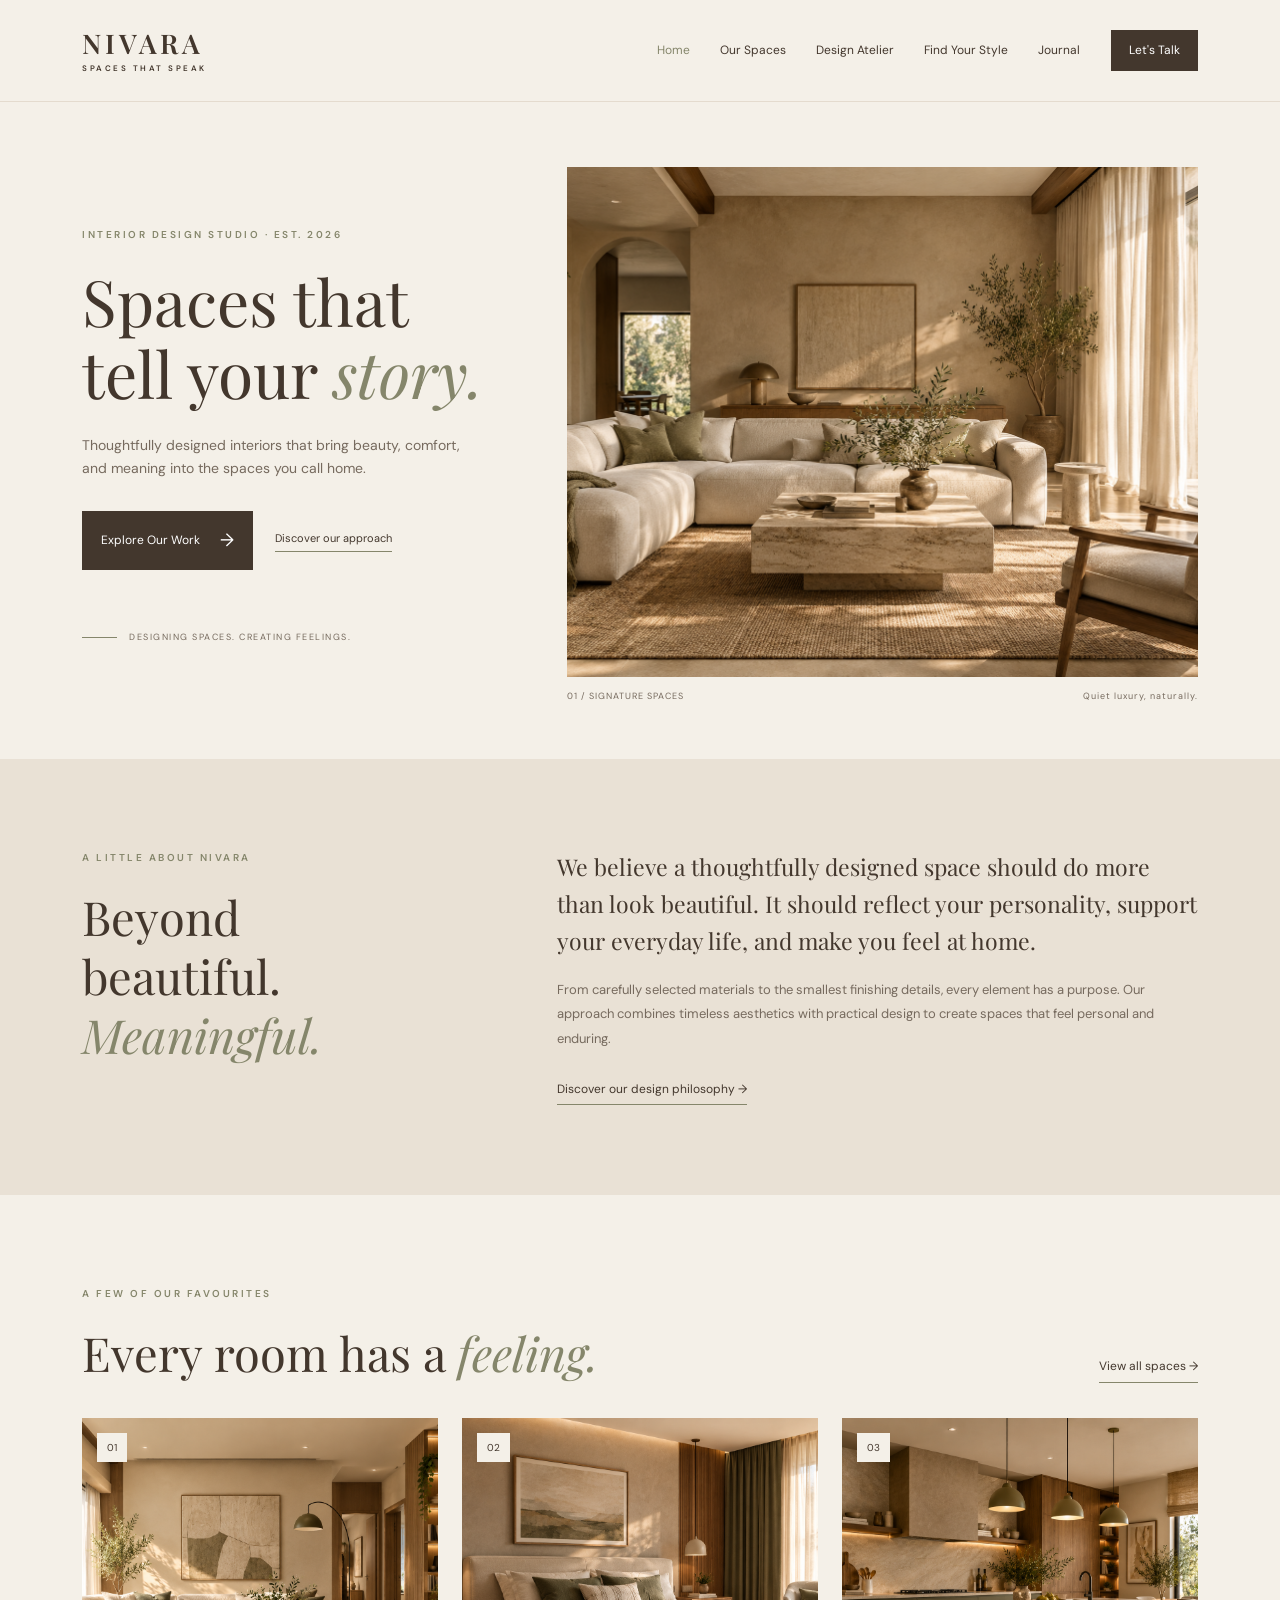
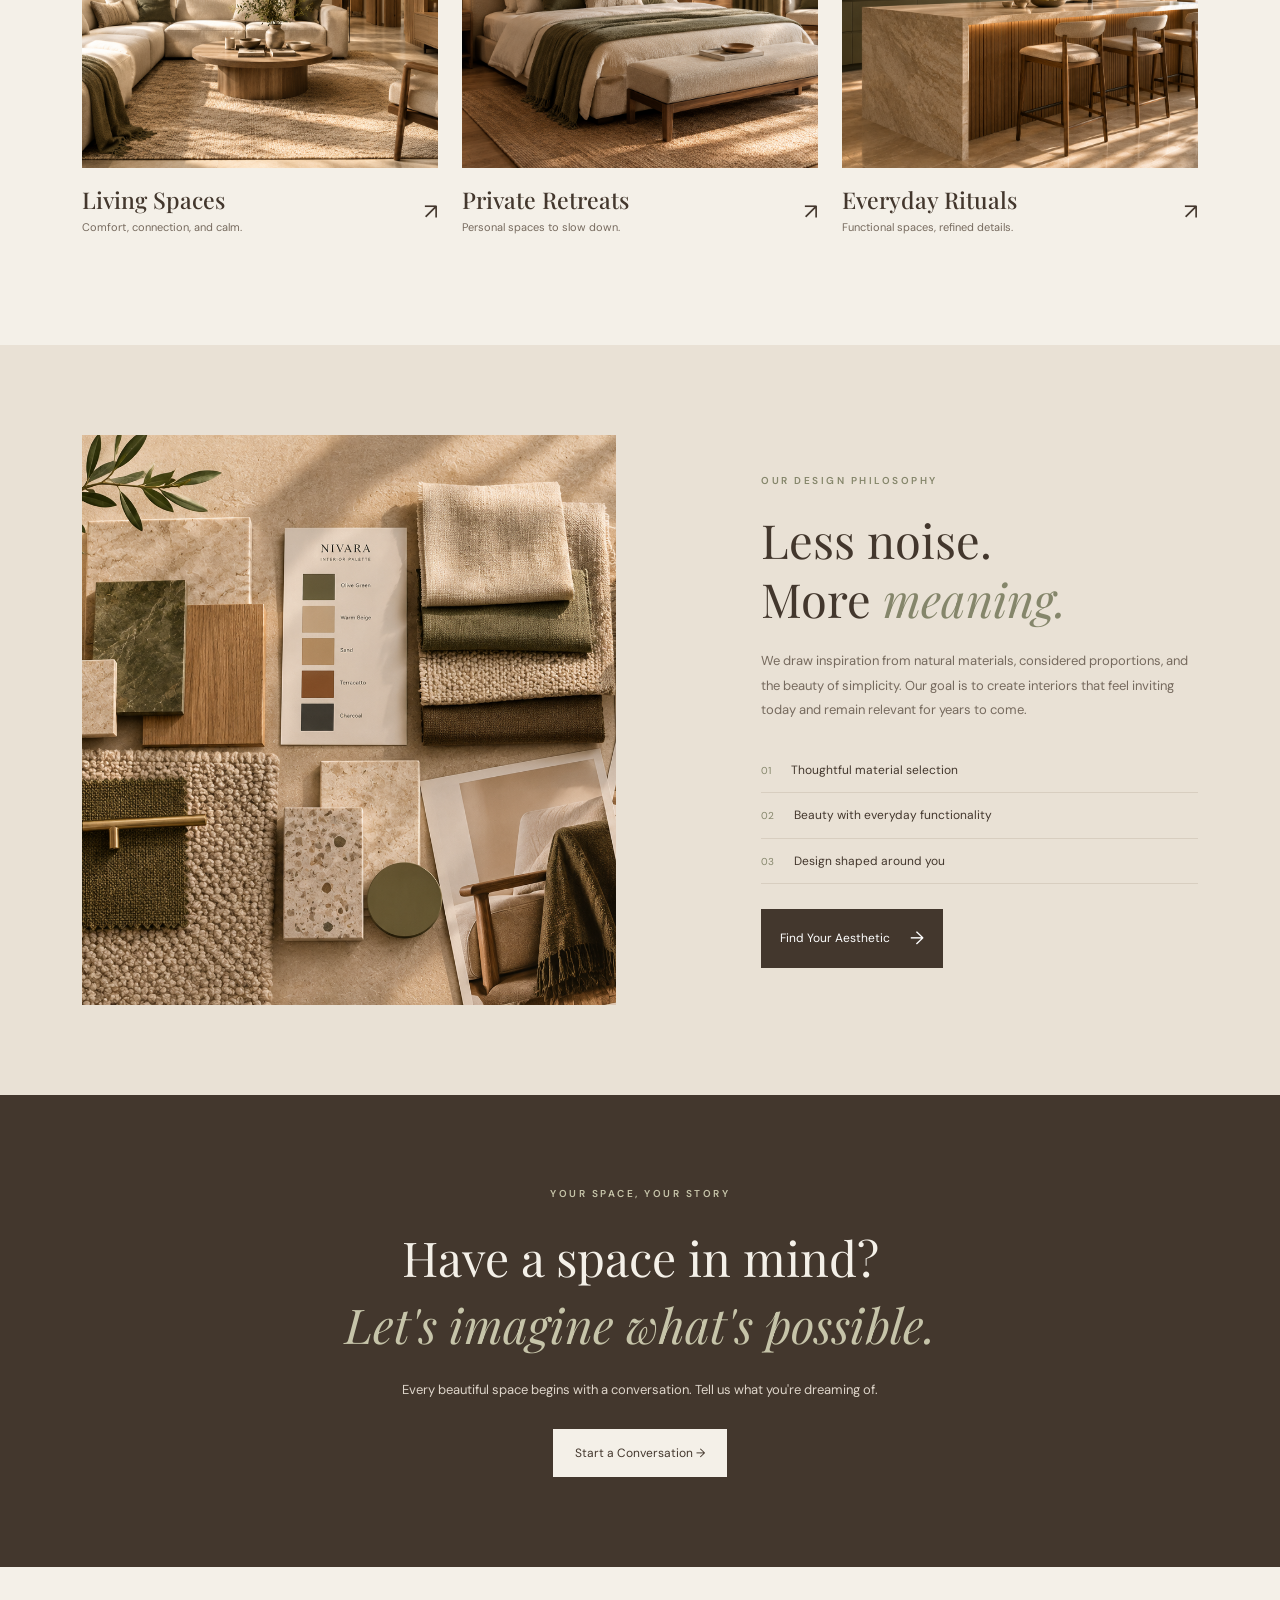
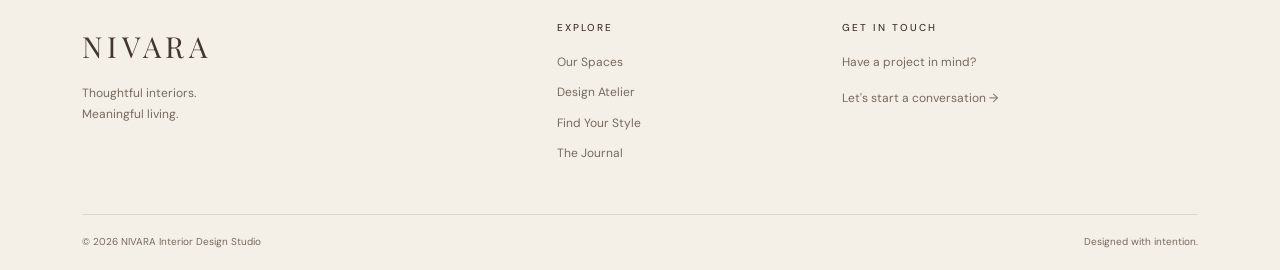
<file: index.html>
<!DOCTYPE html>
<html lang="en">
<head>
    <meta charset="UTF-8">
    <meta name="viewport" content="width=device-width, initial-scale=1.0">

    <title>NIVARA | Spaces That Speak</title>

    <!-- Bootstrap CSS -->
    <link
        href="https://cdn.jsdelivr.net/npm/bootstrap@5.3.3/dist/css/bootstrap.min.css"
        rel="stylesheet"
    >

    <!-- Google Fonts -->
    <link rel="preconnect" href="https://fonts.googleapis.com">
    <link rel="preconnect" href="https://fonts.gstatic.com" crossorigin>
    <link
        href="https://fonts.googleapis.com/css2?family=DM+Sans:wght@400;500;600&family=Playfair+Display:wght@400;500;600&display=swap"
        rel="stylesheet"
    >

    <!-- Custom CSS -->
    <link rel="stylesheet" href="style.css">
</head>

<body>

    <!-- Navigation Bar -->
    <nav class="navbar navbar-expand-lg nivara-navbar">
        <div class="container">

            <a class="navbar-brand" href="index.html">
                NIVARA
                <span>SPACES THAT SPEAK</span>
            </a>

            <button
                class="navbar-toggler"
                type="button"
                data-bs-toggle="collapse"
                data-bs-target="#mainNavbar"
                aria-controls="mainNavbar"
                aria-expanded="false"
                aria-label="Toggle navigation"
            >
                <span class="navbar-toggler-icon"></span>
            </button>

            <div class="collapse navbar-collapse" id="mainNavbar">
                <ul class="navbar-nav ms-auto align-items-lg-center">

                    <li class="nav-item">
                        <a class="nav-link active" href="index.html">
                            Home
                        </a>
                    </li>

                    <li class="nav-item">
                        <a class="nav-link" href="spaces.html">
                            Our Spaces
                        </a>
                    </li>

                    <li class="nav-item">
                        <a class="nav-link" href="atelier.html">
                            Design Atelier
                        </a>
                    </li>

                    <li class="nav-item">
                        <a class="nav-link" href="aesthetic.html">
                            Find Your Style
                        </a>
                    </li>

                    <li class="nav-item">
                        <a class="nav-link" href="journal.html">
                            Journal
                        </a>
                    </li>

                    <li class="nav-item ms-lg-3">
                        <a class="nav-cta" href="#consultation">
                            Let's Talk
                        </a>
                    </li>

                </ul>
            </div>

        </div>
    </nav>


    <!-- Hero Section -->
    <section class="hero-section">
        <div class="container">
            <div class="row align-items-center">

                <div class="col-lg-5 hero-content">

                    <p class="eyebrow">
                        INTERIOR DESIGN STUDIO · EST. 2026
                    </p>

                    <h1>
                        Spaces that<br>
                        tell your <em>story.</em>
                    </h1>

                    <p class="hero-description">
                        Thoughtfully designed interiors that bring
                        beauty, comfort, and meaning into the spaces
                        you call home.
                    </p>

                    <div class="hero-buttons">
                        <a href="spaces.html" class="btn-primary-custom">
                            Explore Our Work
                            <span>&rarr;</span>
                        </a>

                        <a href="atelier.html" class="text-link">
                            Discover our approach
                        </a>
                    </div>

                    <div class="hero-note">
                        <span class="hero-line"></span>
                        DESIGNING SPACES. CREATING FEELINGS.
                    </div>

                </div>

                <div class="col-lg-7">
                    <div class="hero-image-wrapper">

                        <img
                            src="images/hero.png"
                            alt="Elegant modern living room with natural textures"
                            class="hero-image"
                        >

                        <div class="image-caption">
                            <span>01 / SIGNATURE SPACES</span>
                            <span>Quiet luxury, naturally.</span>
                        </div>

                    </div>
                </div>

            </div>
        </div>
    </section>


    <!-- Introduction Section -->
    <section class="intro-section section-padding">
        <div class="container">

            <div class="row align-items-start">

                <div class="col-lg-4">
                    <p class="eyebrow">A LITTLE ABOUT NIVARA</p>

                    <h2 class="section-heading">
                        Beyond beautiful.<br>
                        <em>Meaningful.</em>
                    </h2>
                </div>

                <div class="col-lg-7 offset-lg-1">
                    <p class="intro-text">
                        We believe a thoughtfully designed space
                        should do more than look beautiful. It should
                        reflect your personality, support your everyday
                        life, and make you feel at home.
                    </p>

                    <p class="body-copy">
                        From carefully selected materials to the
                        smallest finishing details, every element
                        has a purpose. Our approach combines timeless
                        aesthetics with practical design to create
                        spaces that feel personal and enduring.
                    </p>

                    <a href="atelier.html" class="underlined-link">
                        Discover our design philosophy &rarr;
                    </a>
                </div>

            </div>

        </div>
    </section>


    <!-- Featured Spaces Section -->
    <section class="featured-section section-padding">
        <div class="container">

            <div class="section-top">
                <div>
                    <p class="eyebrow">A FEW OF OUR FAVOURITES</p>

                    <h2 class="section-heading">
                        Every room has a <em>feeling.</em>
                    </h2>
                </div>

                <a href="spaces.html" class="underlined-link">
                    View all spaces &rarr;
                </a>
            </div>

            <div class="row g-4">

                <!-- Living Room Card -->
                <div class="col-md-6 col-lg-4">
                    <a href="spaces.html" class="space-card">

                        <div class="space-image">
                            <img
                                src="images/living-room.png"
                                alt="Warm and elegant living room interior"
                            >
                            <span class="image-number">01</span>
                        </div>

                        <div class="space-card-info">
                            <div>
                                <h3>Living Spaces</h3>
                                <p>Comfort, connection, and calm.</p>
                            </div>

                            <span class="card-arrow">&nearr;</span>
                        </div>

                    </a>
                </div>

                <!-- Bedroom Card -->
                <div class="col-md-6 col-lg-4">
                    <a href="spaces.html" class="space-card">

                        <div class="space-image">
                            <img
                                src="images/bedroom.png"
                                alt="Peaceful bedroom with natural materials"
                            >
                            <span class="image-number">02</span>
                        </div>

                        <div class="space-card-info">
                            <div>
                                <h3>Private Retreats</h3>
                                <p>Personal spaces to slow down.</p>
                            </div>

                            <span class="card-arrow">&nearr;</span>
                        </div>

                    </a>
                </div>

                <!-- Kitchen Card -->
                <div class="col-md-6 col-lg-4">
                    <a href="spaces.html" class="space-card">

                        <div class="space-image">
                            <img
                                src="images/kitchen.png"
                                alt="Modern kitchen with wood and stone finishes"
                            >
                            <span class="image-number">03</span>
                        </div>

                        <div class="space-card-info">
                            <div>
                                <h3>Everyday Rituals</h3>
                                <p>Functional spaces, refined details.</p>
                            </div>

                            <span class="card-arrow">&nearr;</span>
                        </div>

                    </a>
                </div>

            </div>

        </div>
    </section>


    <!-- Design Philosophy Section -->
    <section class="philosophy-section section-padding">
        <div class="container">

            <div class="row align-items-center g-5">

                <div class="col-lg-6">
                    <img
                        src="images/materials.png"
                        alt="Natural wood, stone, and fabric interior materials"
                        class="philosophy-image"
                    >
                </div>

                <div class="col-lg-5 offset-lg-1">

                    <p class="eyebrow">OUR DESIGN PHILOSOPHY</p>

                    <h2 class="section-heading">
                        Less noise.<br>
                        More <em>meaning.</em>
                    </h2>

                    <p class="body-copy">
                        We draw inspiration from natural materials,
                        considered proportions, and the beauty of
                        simplicity. Our goal is to create interiors
                        that feel inviting today and remain relevant
                        for years to come.
                    </p>

                    <div class="philosophy-points">

                        <div class="philosophy-point">
                            <span>01</span>
                            <p>Thoughtful material selection</p>
                        </div>

                        <div class="philosophy-point">
                            <span>02</span>
                            <p>Beauty with everyday functionality</p>
                        </div>

                        <div class="philosophy-point">
                            <span>03</span>
                            <p>Design shaped around you</p>
                        </div>

                    </div>

                    <a href="aesthetic.html" class="btn-primary-custom">
                        Find Your Aesthetic
                        <span>&rarr;</span>
                    </a>

                </div>

            </div>

        </div>
    </section>


    <!-- Consultation Section -->
    <section class="consultation-section" id="consultation">
        <div class="container">

            <p class="eyebrow">YOUR SPACE, YOUR STORY</p>

            <h2>
                Have a space in mind?<br>
                <em>Let's imagine what's possible.</em>
            </h2>

            <p>
                Every beautiful space begins with a conversation.
                Tell us what you're dreaming of.
            </p>

            <a href="contact.html" class="btn-light-custom">
                Start a Conversation &rarr;
            </a>

        </div>
    </section>


    <!-- Footer -->
    <footer class="nivara-footer">
        <div class="container">

            <div class="row gy-4">

                <div class="col-lg-5">
                    <a href="index.html" class="footer-brand">
                        NIVARA
                    </a>

                    <p class="footer-description">
                        Thoughtful interiors.<br>
                        Meaningful living.
                    </p>
                </div>

                <div class="col-6 col-lg-3">
                    <h4>EXPLORE</h4>

                    <a href="spaces.html">Our Spaces</a>
                    <a href="atelier.html">Design Atelier</a>
                    <a href="aesthetic.html">Find Your Style</a>
                    <a href="journal.html">The Journal</a>
                </div>

                <div class="col-6 col-lg-4">
                    <h4>GET IN TOUCH</h4>

                    <p>Have a project in mind?</p>

                    <a href="#consultation">
                        Let's start a conversation &rarr;
                    </a>
                </div>

            </div>

            <div class="footer-bottom">
                <p>&copy; 2026 NIVARA Interior Design Studio</p>
                <p>Designed with intention.</p>
            </div>

        </div>
    </footer>


    <script src="https://cdn.jsdelivr.net/npm/bootstrap@5.3.3/dist/js/bootstrap.bundle.min.js"></script>

</body>
</html>
</file>
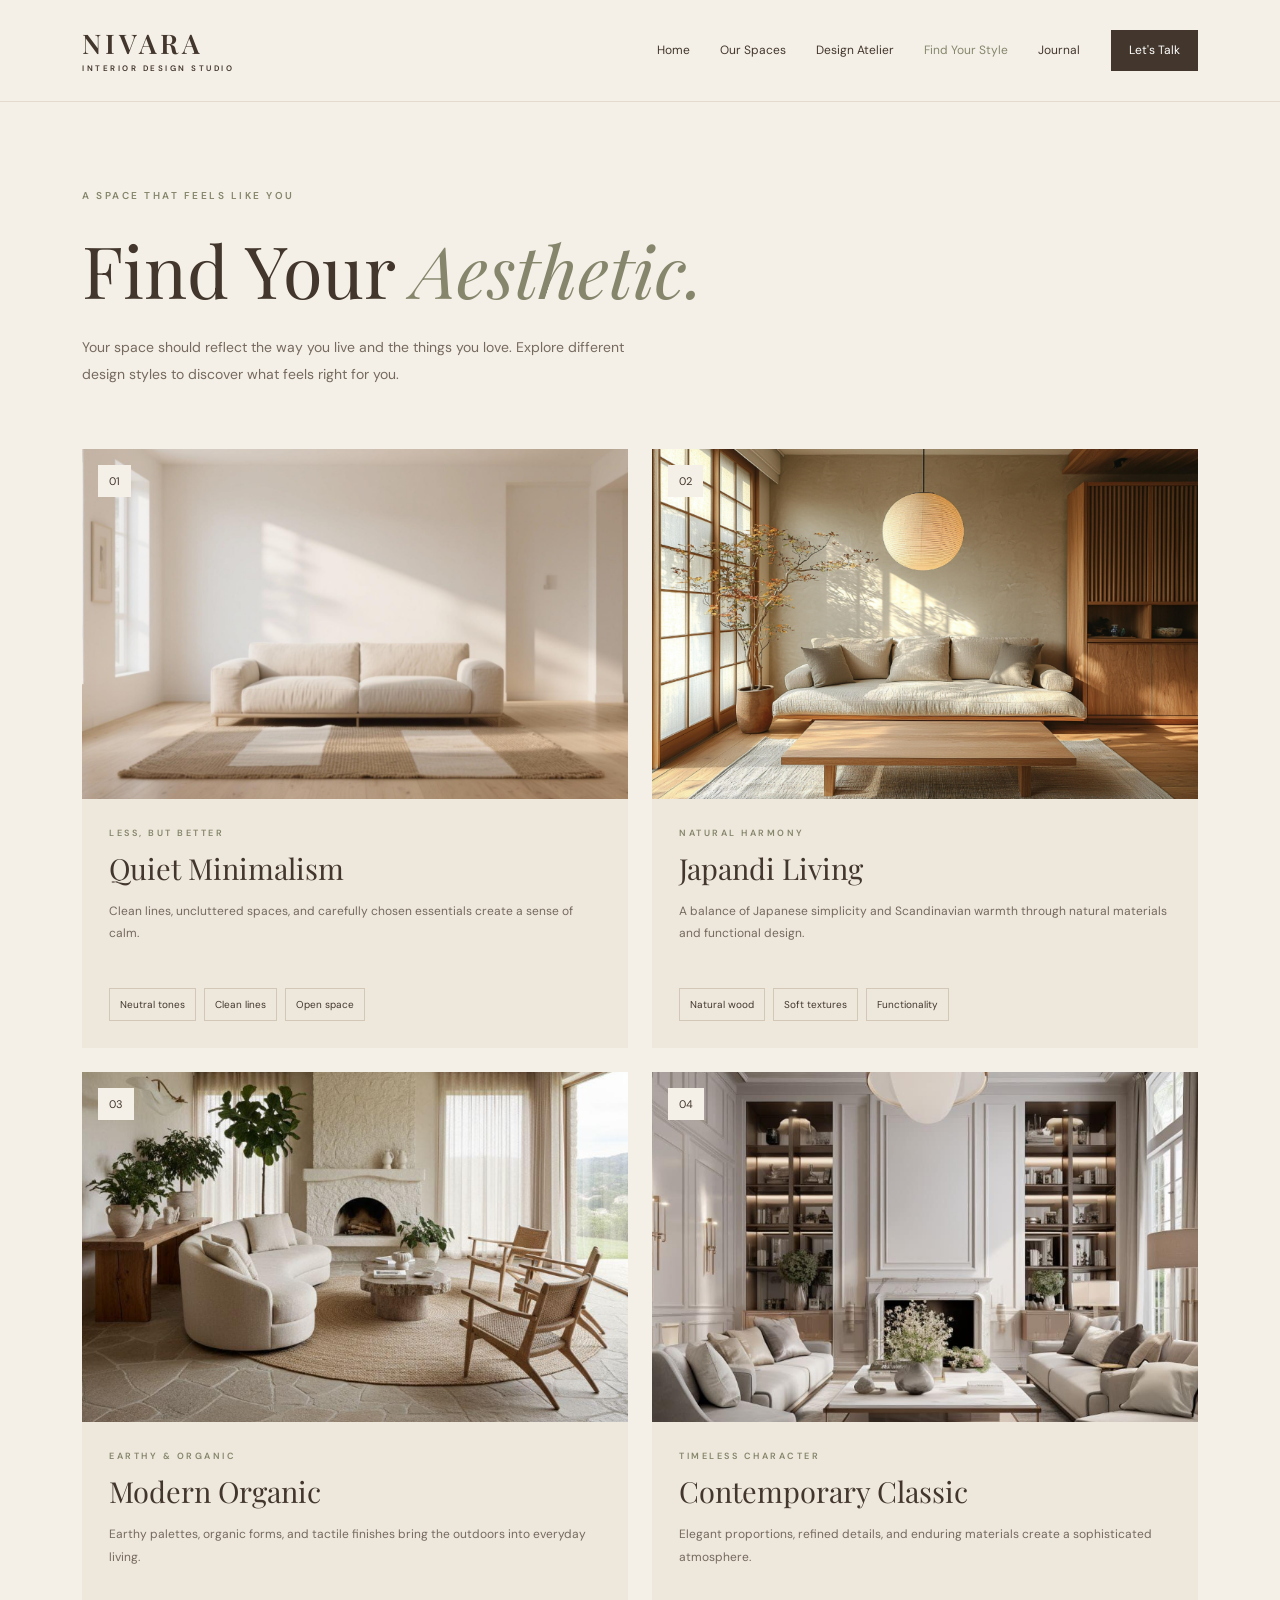
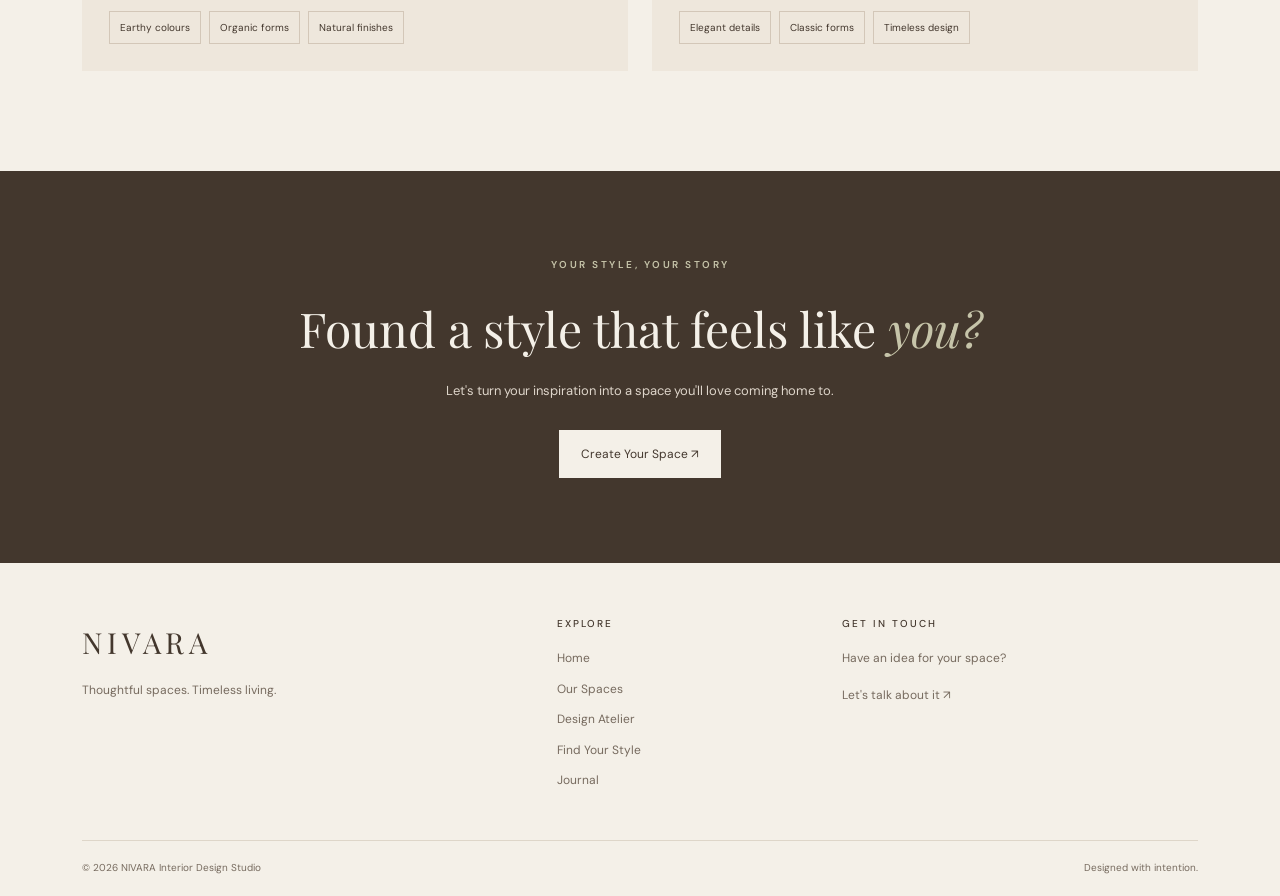
<file: aesthetic.html>
<!DOCTYPE html>
<html lang="en">
<head>
    <meta charset="UTF-8">
    <meta name="viewport" content="width=device-width, initial-scale=1.0">
    <title>Find Your Aesthetic | NIVARA</title>

    <link href="https://fonts.googleapis.com/css2?family=DM+Sans:wght@400;500;600&family=Playfair+Display:ital,wght@0,400;0,500;1,400&display=swap" rel="stylesheet">
    <link href="https://cdn.jsdelivr.net/npm/bootstrap@5.3.3/dist/css/bootstrap.min.css" rel="stylesheet">
    <link rel="stylesheet" href="style.css">
</head>
<body>

    <!-- Navigation -->
    <nav class="navbar navbar-expand-lg nivara-navbar">
        <div class="container">
            <a class="navbar-brand" href="index.html">
                NIVARA
                <span>INTERIOR DESIGN STUDIO</span>
            </a>

            <button class="navbar-toggler" type="button" data-bs-toggle="collapse"
                data-bs-target="#mainNav" aria-controls="mainNav"
                aria-expanded="false" aria-label="Toggle navigation">
                <span class="navbar-toggler-icon"></span>
            </button>

            <div class="collapse navbar-collapse" id="mainNav">
                <ul class="navbar-nav ms-auto align-items-lg-center">
                    <li class="nav-item"><a class="nav-link" href="index.html">Home</a></li>
                    <li class="nav-item"><a class="nav-link" href="spaces.html">Our Spaces</a></li>
                    <li class="nav-item"><a class="nav-link" href="atelier.html">Design Atelier</a></li>
                    <li class="nav-item"><a class="nav-link active" href="aesthetic.html">Find Your Style</a></li>
                    <li class="nav-item"><a class="nav-link" href="journal.html">Journal</a></li>
                    <li class="nav-item ms-lg-3"><a class="nav-cta" href="index.html#consultation">Let's Talk</a></li>
                </ul>
            </div>
        </div>
    </nav>

    <!-- Hero -->
    <section class="aesthetic-hero container">
        <p class="eyebrow">A SPACE THAT FEELS LIKE YOU</p>
        <h1>Find Your <em>Aesthetic.</em></h1>
        <p>
            Your space should reflect the way you live and the things you love.
            Explore different design styles to discover what feels right for you.
        </p>
    </section>

    <!-- Style Cards -->
    <section class="aesthetic-gallery container">
        <div class="row g-4">

            <div class="col-md-6">
                <article class="aesthetic-card">
                    <div class="aesthetic-image">
                        <img src="images/min.png" alt="Minimalist living room with neutral colours">
                        <span class="aesthetic-index">01</span>
                    </div>
                    <div class="aesthetic-info">
                        <p class="eyebrow">LESS, BUT BETTER</p>
                        <h2>Quiet Minimalism</h2>
                        <p>Clean lines, uncluttered spaces, and carefully chosen essentials create a sense of calm.</p>
                        <div class="aesthetic-tags">
                            <span>Neutral tones</span>
                            <span>Clean lines</span>
                            <span>Open space</span>
                        </div>
                    </div>
                </article>
            </div>

            <div class="col-md-6">
                <article class="aesthetic-card">
                    <div class="aesthetic-image">
                        <img src="images/jap.png" alt="Natural bedroom with warm wood and soft textures">
                        <span class="aesthetic-index">02</span>
                    </div>
                    <div class="aesthetic-info">
                        <p class="eyebrow">NATURAL HARMONY</p>
                        <h2>Japandi Living</h2>
                        <p>A balance of Japanese simplicity and Scandinavian warmth through natural materials and functional design.</p>
                        <div class="aesthetic-tags">
                            <span>Natural wood</span>
                            <span>Soft textures</span>
                            <span>Functionality</span>
                        </div>
                    </div>
                </article>
            </div>

            <div class="col-md-6">
                <article class="aesthetic-card">
                    <div class="aesthetic-image">
                        <img src="images/organic.png" alt="Contemporary kitchen with olive green cabinetry">
                        <span class="aesthetic-index">03</span>
                    </div>
                    <div class="aesthetic-info">
                        <p class="eyebrow">EARTHY & ORGANIC</p>
                        <h2>Modern Organic</h2>
                        <p>Earthy palettes, organic forms, and tactile finishes bring the outdoors into everyday living.</p>
                        <div class="aesthetic-tags">
                            <span>Earthy colours</span>
                            <span>Organic forms</span>
                            <span>Natural finishes</span>
                        </div>
                    </div>
                </article>
            </div>

            <div class="col-md-6">
                <article class="aesthetic-card">
                    <div class="aesthetic-image">
                        <img src="images/classic.png" alt="Curated interior design palette of stone, wood and fabric">
                        <span class="aesthetic-index">04</span>
                    </div>
                    <div class="aesthetic-info">
                        <p class="eyebrow">TIMELESS CHARACTER</p>
                        <h2>Contemporary Classic</h2>
                        <p>Elegant proportions, refined details, and enduring materials create a sophisticated atmosphere.</p>
                        <div class="aesthetic-tags">
                            <span>Elegant details</span>
                            <span>Classic forms</span>
                            <span>Timeless design</span>
                        </div>
                    </div>
                </article>
            </div>

        </div>
    </section>

    <!-- Closing CTA -->
    <section class="aesthetic-cta">
        <div class="container text-center">
            <p class="eyebrow">YOUR STYLE, YOUR STORY</p>
            <h2>Found a style that feels like <em>you?</em></h2>
            <p>Let's turn your inspiration into a space you'll love coming home to.</p>
            <a href="index.html#consultation" class="btn-light-custom">Create Your Space ↗</a>
        </div>
    </section>

    <!-- Footer -->
    <footer class="nivara-footer">
        <div class="container">
            <div class="row g-4">
                <div class="col-lg-5">
                    <div class="footer-brand">NIVARA</div>
                    <p class="footer-description">Thoughtful spaces. Timeless living.</p>
                </div>

                <div class="col-lg-3">
                    <h4>EXPLORE</h4>
                    <a href="index.html">Home</a>
                    <a href="spaces.html">Our Spaces</a>
                    <a href="atelier.html">Design Atelier</a>
                    <a href="aesthetic.html">Find Your Style</a>
                    <a href="journal.html">Journal</a>
                </div>

                <div class="col-lg-4">
                    <h4>GET IN TOUCH</h4>
                    <p>Have an idea for your space?</p>
                    <a href="index.html#consultation">Let's talk about it ↗</a>
                </div>
            </div>

            <div class="footer-bottom">
                <p>© 2026 NIVARA Interior Design Studio</p>
                <p>Designed with intention.</p>
            </div>
        </div>
    </footer>
<script src="https://cdn.jsdelivr.net/npm/bootstrap@5.3.3/dist/js/bootstrap.bundle.min.js"></script>
</body>
</html>
</file>
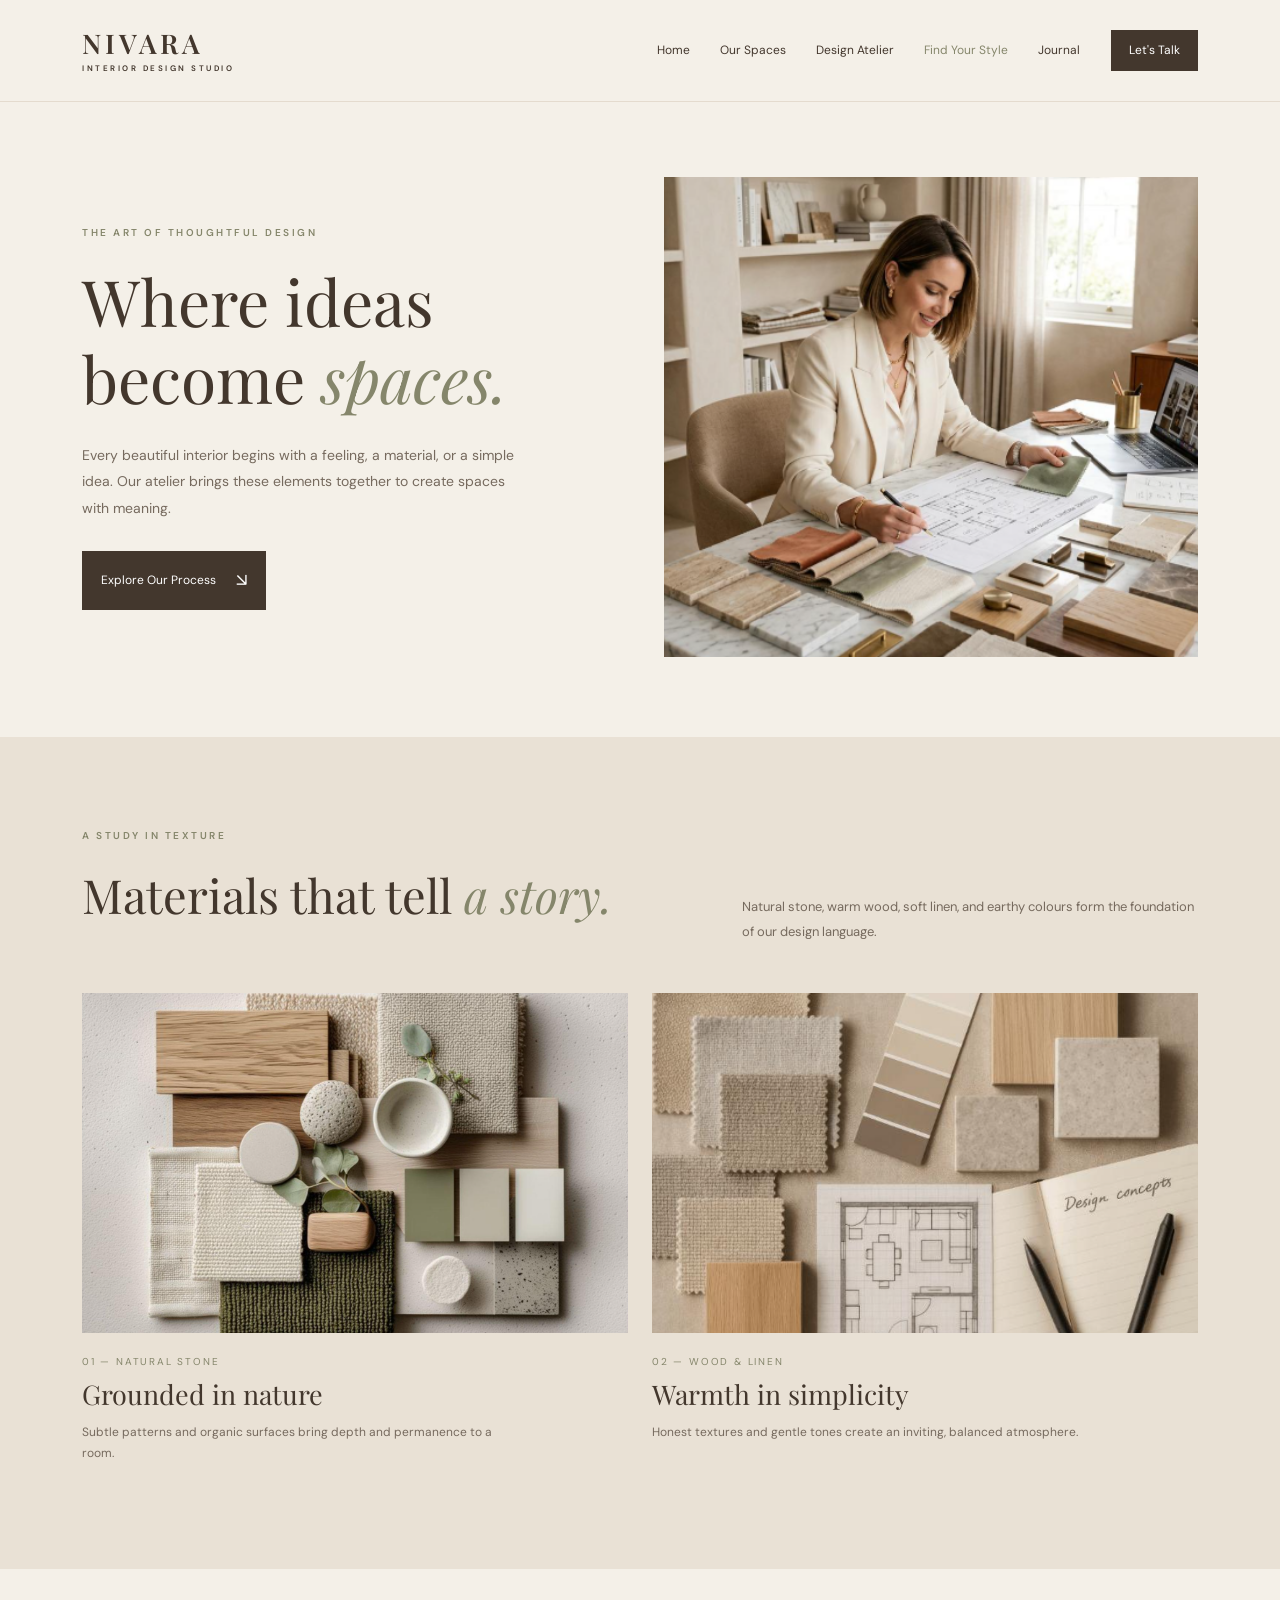
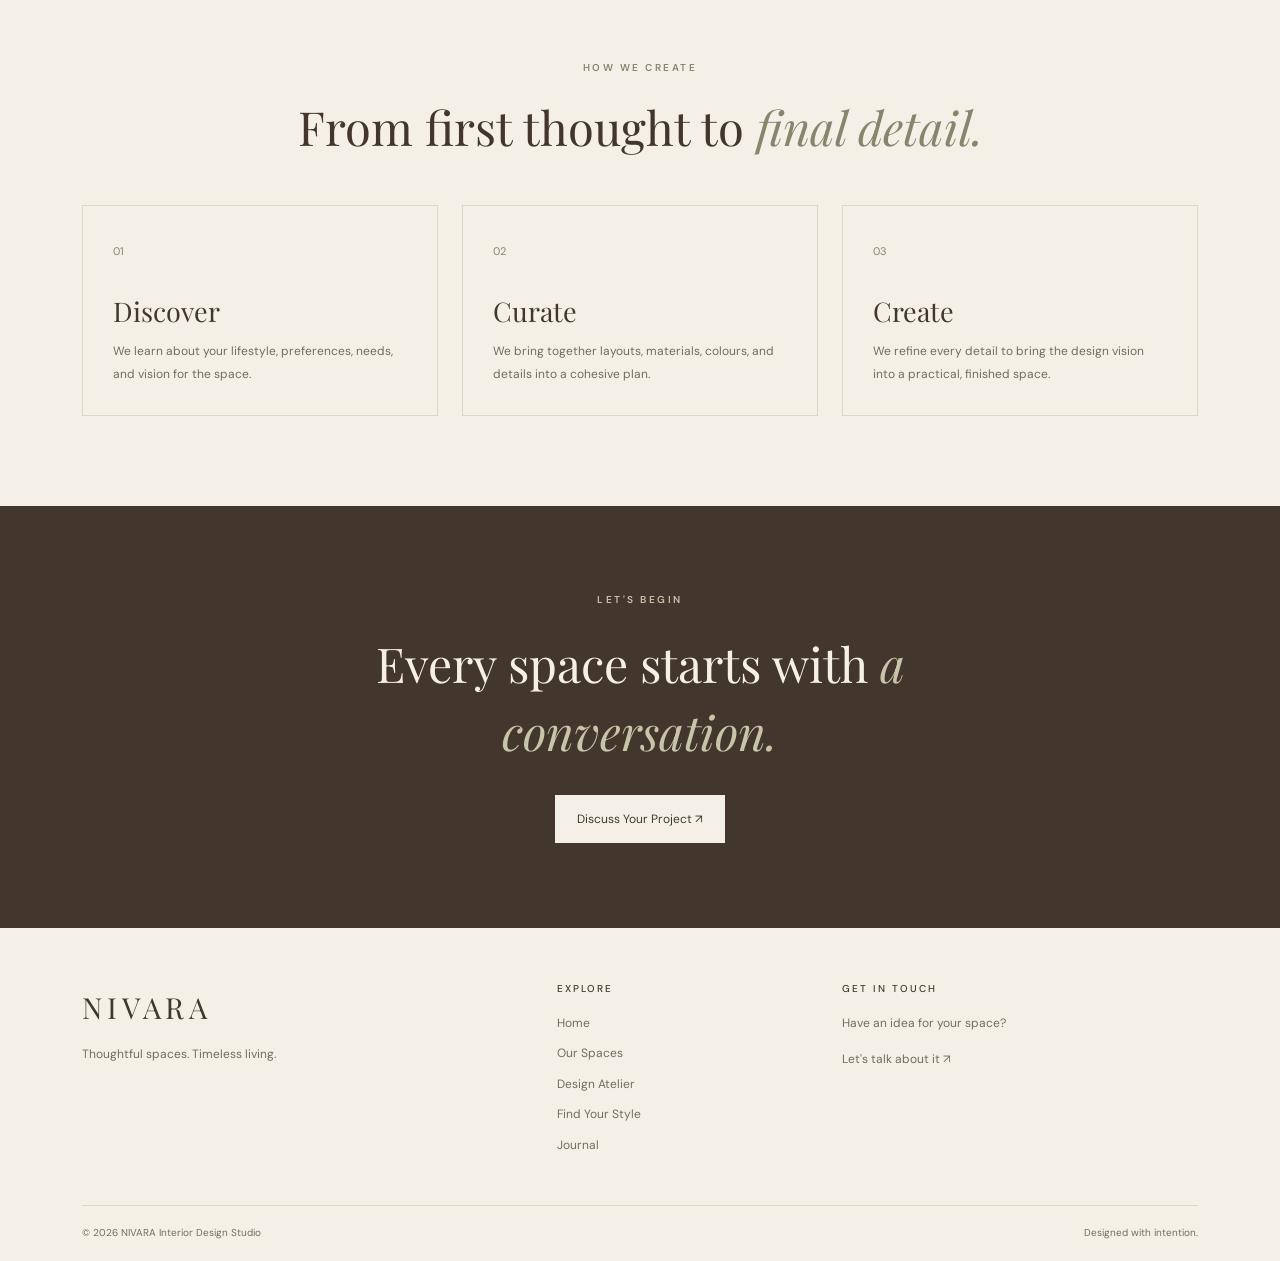
<file: atelier.html>
<!DOCTYPE html>
<html lang="en">
<head>
    <meta charset="UTF-8">
    <meta name="viewport" content="width=device-width, initial-scale=1.0">
    <title>The Design Atelier | NIVARA</title>

    <link href="https://fonts.googleapis.com/css2?family=DM+Sans:wght@400;500;600&family=Playfair+Display:ital,wght@0,400;0,500;1,400&display=swap" rel="stylesheet">
    <link href="https://cdn.jsdelivr.net/npm/bootstrap@5.3.3/dist/css/bootstrap.min.css" rel="stylesheet">
    <link rel="stylesheet" href="style.css">
</head>
<body>

    <!-- Navigation -->
    <nav class="navbar navbar-expand-lg nivara-navbar">
        <div class="container">
            <a class="navbar-brand" href="index.html">
                NIVARA
                <span>INTERIOR DESIGN STUDIO</span>
            </a>

            <button class="navbar-toggler" type="button" data-bs-toggle="collapse" data-bs-target="#mainNav">
                <span class="navbar-toggler-icon"></span>
            </button>

             <div class="collapse navbar-collapse" id="mainNav">
                <ul class="navbar-nav ms-auto align-items-lg-center">
                    <li class="nav-item"><a class="nav-link" href="index.html">Home</a></li>
                    <li class="nav-item"><a class="nav-link" href="spaces.html">Our Spaces</a></li>
                    <li class="nav-item"><a class="nav-link" href="atelier.html">Design Atelier</a></li>
                    <li class="nav-item"><a class="nav-link active" href="aesthetic.html">Find Your Style</a></li>
                    <li class="nav-item"><a class="nav-link" href="journal.html">Journal</a></li>
                    <li class="nav-item ms-lg-3"><a class="nav-cta" href="index.html#consultation">Let's Talk</a></li>
                </ul>
            </div>
        </div>
    </nav>

    <!-- Hero -->
    <section class="atelier-hero container">
        <div class="row align-items-center g-5">
            <div class="col-lg-6">
                <p class="eyebrow">THE ART OF THOUGHTFUL DESIGN</p>
                <h1>Where ideas become <em>spaces.</em></h1>
                <p class="atelier-description">
                    Every beautiful interior begins with a feeling, a material,
                    or a simple idea. Our atelier brings these elements together
                    to create spaces with meaning.
                </p>
                <a href="#process" class="btn-primary-custom">
                    Explore Our Process <span>↘</span>
                </a>
            </div>

            <div class="col-lg-6">
                <img class="atelier-hero-image" src="images/design.png"
                     alt="Natural materials and earthy colours arranged as an interior design moodboard">
            </div>
        </div>
    </section>

    <!-- Materials -->
    <section class="atelier-materials section-padding">
        <div class="container">
            <div class="row align-items-end mb-5 g-3">
                <div class="col-lg-7">
                    <p class="eyebrow">A STUDY IN TEXTURE</p>
                    <h2 class="section-heading">Materials that tell <em>a story.</em></h2>
                </div>
                <div class="col-lg-5">
                    <p class="body-copy mb-0">
                        Natural stone, warm wood, soft linen, and earthy colours
                        form the foundation of our design language.
                    </p>
                </div>
            </div>

            <div class="row g-4">
                <div class="col-md-6">
                    <article class="material-card">
                        <div class="material-image">
                            <img src="images/materials2.png" alt="Natural stone and neutral design materials">
                        </div>
                        <p class="material-number">01 — NATURAL STONE</p>
                        <h3>Grounded in nature</h3>
                        <p>Subtle patterns and organic surfaces bring depth and permanence to a room.</p>
                    </article>
                </div>

                <div class="col-md-6">
                    <article class="material-card">
                        <div class="material-image">
                            <img src="images/mood.png" alt="Warm wood and soft fabric in a contemporary interior">
                        </div>
                        <p class="material-number">02 — WOOD & LINEN</p>
                        <h3>Warmth in simplicity</h3>
                        <p>Honest textures and gentle tones create an inviting, balanced atmosphere.</p>
                    </article>
                </div>
            </div>
        </div>
    </section>

    <!-- Process -->
    <section class="atelier-process section-padding" id="process">
        <div class="container">
            <div class="text-center mb-5">
                <p class="eyebrow">HOW WE CREATE</p>
                <h2 class="section-heading">From first thought to <em>final detail.</em></h2>
            </div>

            <div class="row g-4">
                <div class="col-md-4">
                    <div class="process-card">
                        <span>01</span>
                        <h3>Discover</h3>
                        <p>We learn about your lifestyle, preferences, needs, and vision for the space.</p>
                    </div>
                </div>

                <div class="col-md-4">
                    <div class="process-card">
                        <span>02</span>
                        <h3>Curate</h3>
                        <p>We bring together layouts, materials, colours, and details into a cohesive plan.</p>
                    </div>
                </div>

                <div class="col-md-4">
                    <div class="process-card">
                        <span>03</span>
                        <h3>Create</h3>
                        <p>We refine every detail to bring the design vision into a practical, finished space.</p>
                    </div>
                </div>
            </div>
        </div>
    </section>

    <!-- Call to action -->
    <section class="atelier-cta">
        <div class="container text-center">
            <p class="eyebrow">LET'S BEGIN</p>
            <h2>Every space starts with <em>a conversation.</em></h2>
            <a href="index.html#consultation" class="btn-light-custom">Discuss Your Project ↗</a>
        </div>
    </section>

    <!-- Footer -->
    <footer class="nivara-footer">
        <div class="container">
            <div class="row g-4">
                <div class="col-lg-5">
                    <div class="footer-brand">NIVARA</div>
                    <p class="footer-description">Thoughtful spaces. Timeless living.</p>
                </div>
                <div class="col-lg-3">
                    <h4>EXPLORE</h4>
                    <a href="index.html">Home</a>
                    <a href="spaces.html">Our Spaces</a>
                    <a href="atelier.html">Design Atelier</a>
                    <a href="aesthetic.html">Find Your Style</a>
                    <a href="journal.html">Journal</a>
                </div>
                <div class="col-lg-4">
                    <h4>GET IN TOUCH</h4>
                    <p>Have an idea for your space?</p>
                    <a href="index.html#consultation">Let's talk about it ↗</a>
                </div>
            </div>
            <div class="footer-bottom">
                <p>© 2026 NIVARA Interior Design Studio</p>
                <p>Designed with intention.</p>
            </div>
        </div>
    </footer>

<script src="https://cdn.jsdelivr.net/npm/bootstrap@5.3.3/dist/js/bootstrap.bundle.min.js"></script>
</body>
</html>
</file>
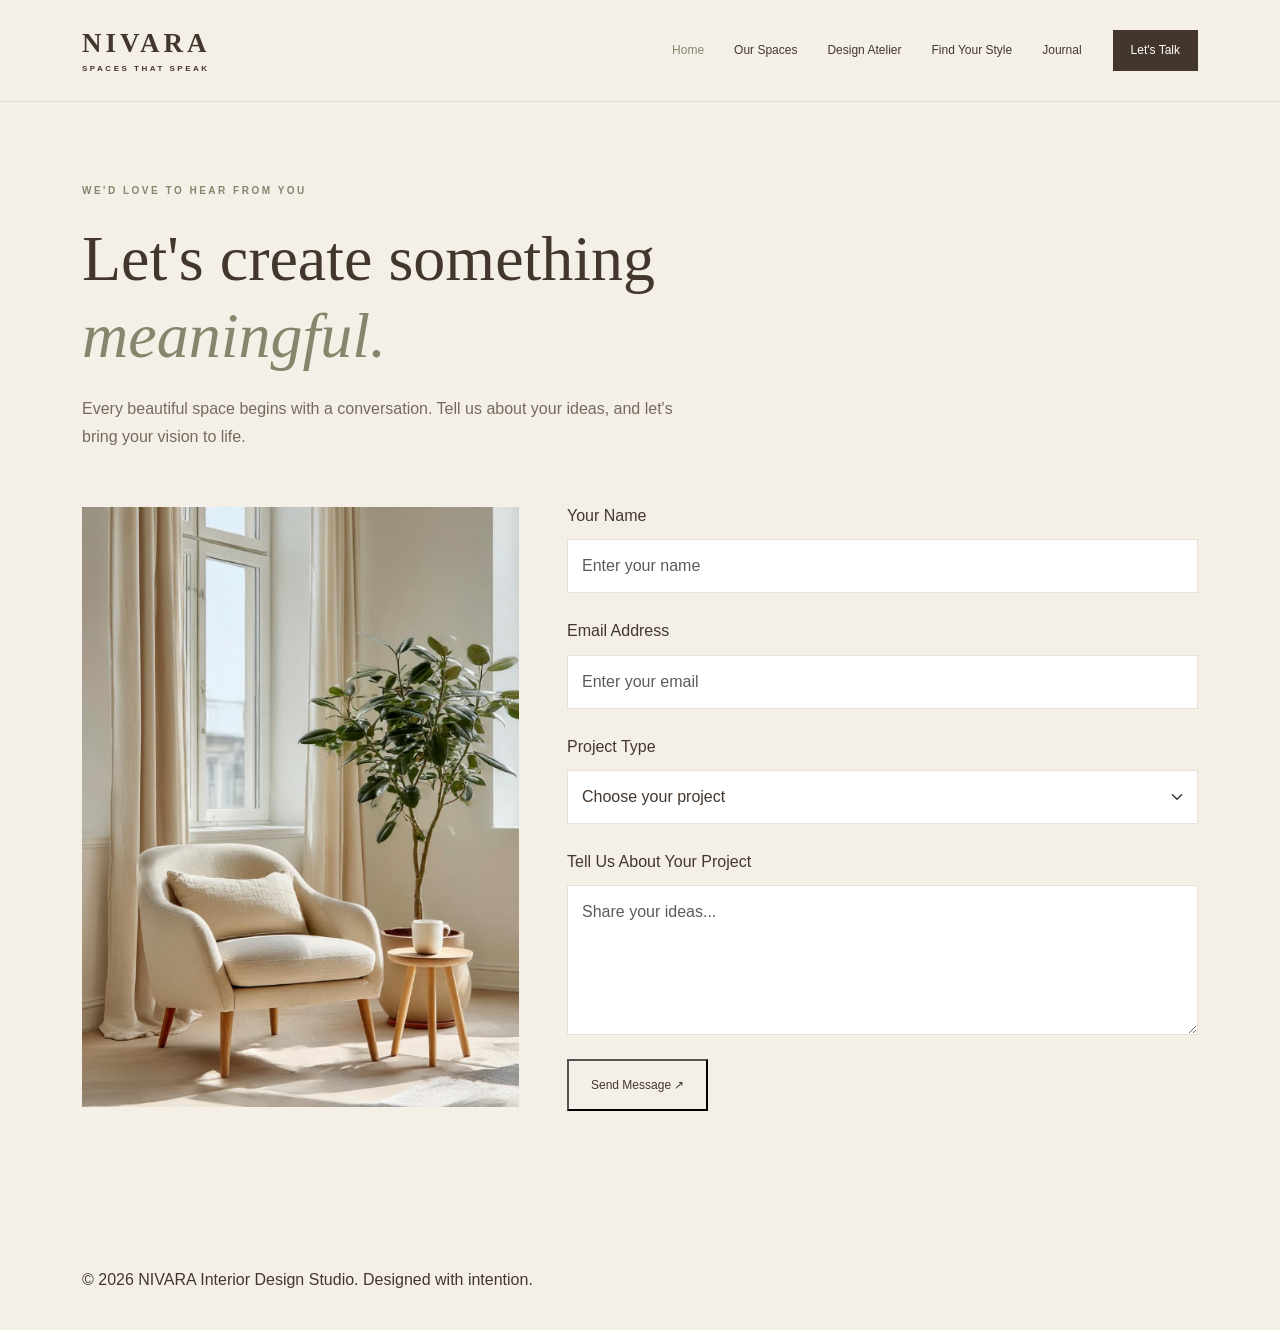
<file: contact.html>
<!DOCTYPE html>
<html lang="en">
<head>
    <meta charset="UTF-8">
    <meta name="viewport" content="width=device-width, initial-scale=1.0">

    <title>Contact | NIVARA Interior Design Studio</title>

    <link href="https://cdn.jsdelivr.net/npm/bootstrap@5.3.3/dist/css/bootstrap.min.css"
          rel="stylesheet">
    <link rel="stylesheet" href="style.css">
</head>

<body>

    <!-- Navigation Bar-->
     <nav class="navbar navbar-expand-lg nivara-navbar">
        <div class="container">

            <a class="navbar-brand" href="index.html">
                NIVARA
                <span>SPACES THAT SPEAK</span>
            </a>

            <button
                class="navbar-toggler"
                type="button"
                data-bs-toggle="collapse"
                data-bs-target="#mainNavbar"
                aria-controls="mainNavbar"
                aria-expanded="false"
                aria-label="Toggle navigation"
            >
                <span class="navbar-toggler-icon"></span>
            </button>

            <div class="collapse navbar-collapse" id="mainNavbar">
                <ul class="navbar-nav ms-auto align-items-lg-center">

                    <li class="nav-item">
                        <a class="nav-link active" href="index.html">
                            Home
                        </a>
                    </li>

                    <li class="nav-item">
                        <a class="nav-link" href="spaces.html">
                            Our Spaces
                        </a>
                    </li>

                    <li class="nav-item">
                        <a class="nav-link" href="atelier.html">
                            Design Atelier
                        </a>
                    </li>

                    <li class="nav-item">
                        <a class="nav-link" href="aesthetic.html">
                            Find Your Style
                        </a>
                    </li>

                    <li class="nav-item">
                        <a class="nav-link" href="journal.html">
                            Journal
                        </a>
                    </li>

                    <li class="nav-item ms-lg-3">
                        <a class="nav-cta" href="#consultation">
                            Let's Talk
                        </a>
                    </li>

                </ul>
            </div>

        </div>
    </nav>


    <!-- Contact Section -->
    <section class="contact-page">
        <div class="container">

            <div class="contact-heading">
                <p class="eyebrow">WE'D LOVE TO HEAR FROM YOU</p>

                <h1>Let's create something <em>meaningful.</em></h1>

                <p class="contact-intro">
                    Every beautiful space begins with a conversation.
                    Tell us about your ideas, and let's bring your vision to life.
                </p>
            </div>

            <div class="row align-items-center g-5">

                <!-- Contact Image -->
                <div class="col-12 col-lg-5">
                    <div class="contact-image-wrapper">
                        <img src="images/contact.png"
                             alt="Warm minimalist interior"
                             class="contact-image">
                    </div>
                </div>

                <!-- Contact Form -->
                <div class="col-12 col-lg-7">
                    <form class="contact-form"
                          action="mailto:hello@nivara.com"
                          method="post"
                          enctype="text/plain">

                        <div class="mb-4">
                            <label for="name" class="form-label">
                                Your Name
                            </label>

                            <input type="text"
                                   class="form-control"
                                   id="name"
                                   name="Name"
                                   placeholder="Enter your name"
                                   required>
                        </div>

                        <div class="mb-4">
                            <label for="email" class="form-label">
                                Email Address
                            </label>

                            <input type="email"
                                   class="form-control"
                                   id="email"
                                   name="Email"
                                   placeholder="Enter your email"
                                   required>
                        </div>

                        <div class="mb-4">
                            <label for="project" class="form-label">
                                Project Type
                            </label>

                            <select class="form-select"
                                    id="project"
                                    name="Project Type"
                                    required>
                                <option value="">Choose your project</option>
                                <option value="Living Room">Living Room</option>
                                <option value="Bedroom">Bedroom</option>
                                <option value="Kitchen">Kitchen</option>
                                <option value="Full Home">Full Home</option>
                                <option value="Other">Other</option>
                            </select>
                        </div>

                        <div class="mb-4">
                            <label for="message" class="form-label">
                                Tell Us About Your Project
                            </label>

                            <textarea class="form-control"
                                      id="message"
                                      name="Message"
                                      rows="5"
                                      placeholder="Share your ideas..."
                                      required></textarea>
                        </div>

                        <button type="submit" class="btn-light-custom">
                            Send Message ↗
                        </button>

                    </form>
                </div>

            </div>
        </div>
    </section>

    <!-- Footer -->
    <footer class="nivara-footer">
        <div class="container">
            <p>© 2026 NIVARA Interior Design Studio. Designed with intention.</p>
        </div>
    </footer>

<script src="https://cdn.jsdelivr.net/npm/bootstrap@5.3.3/dist/js/bootstrap.bundle.min.js"></script>

</body>
</html>
</file>
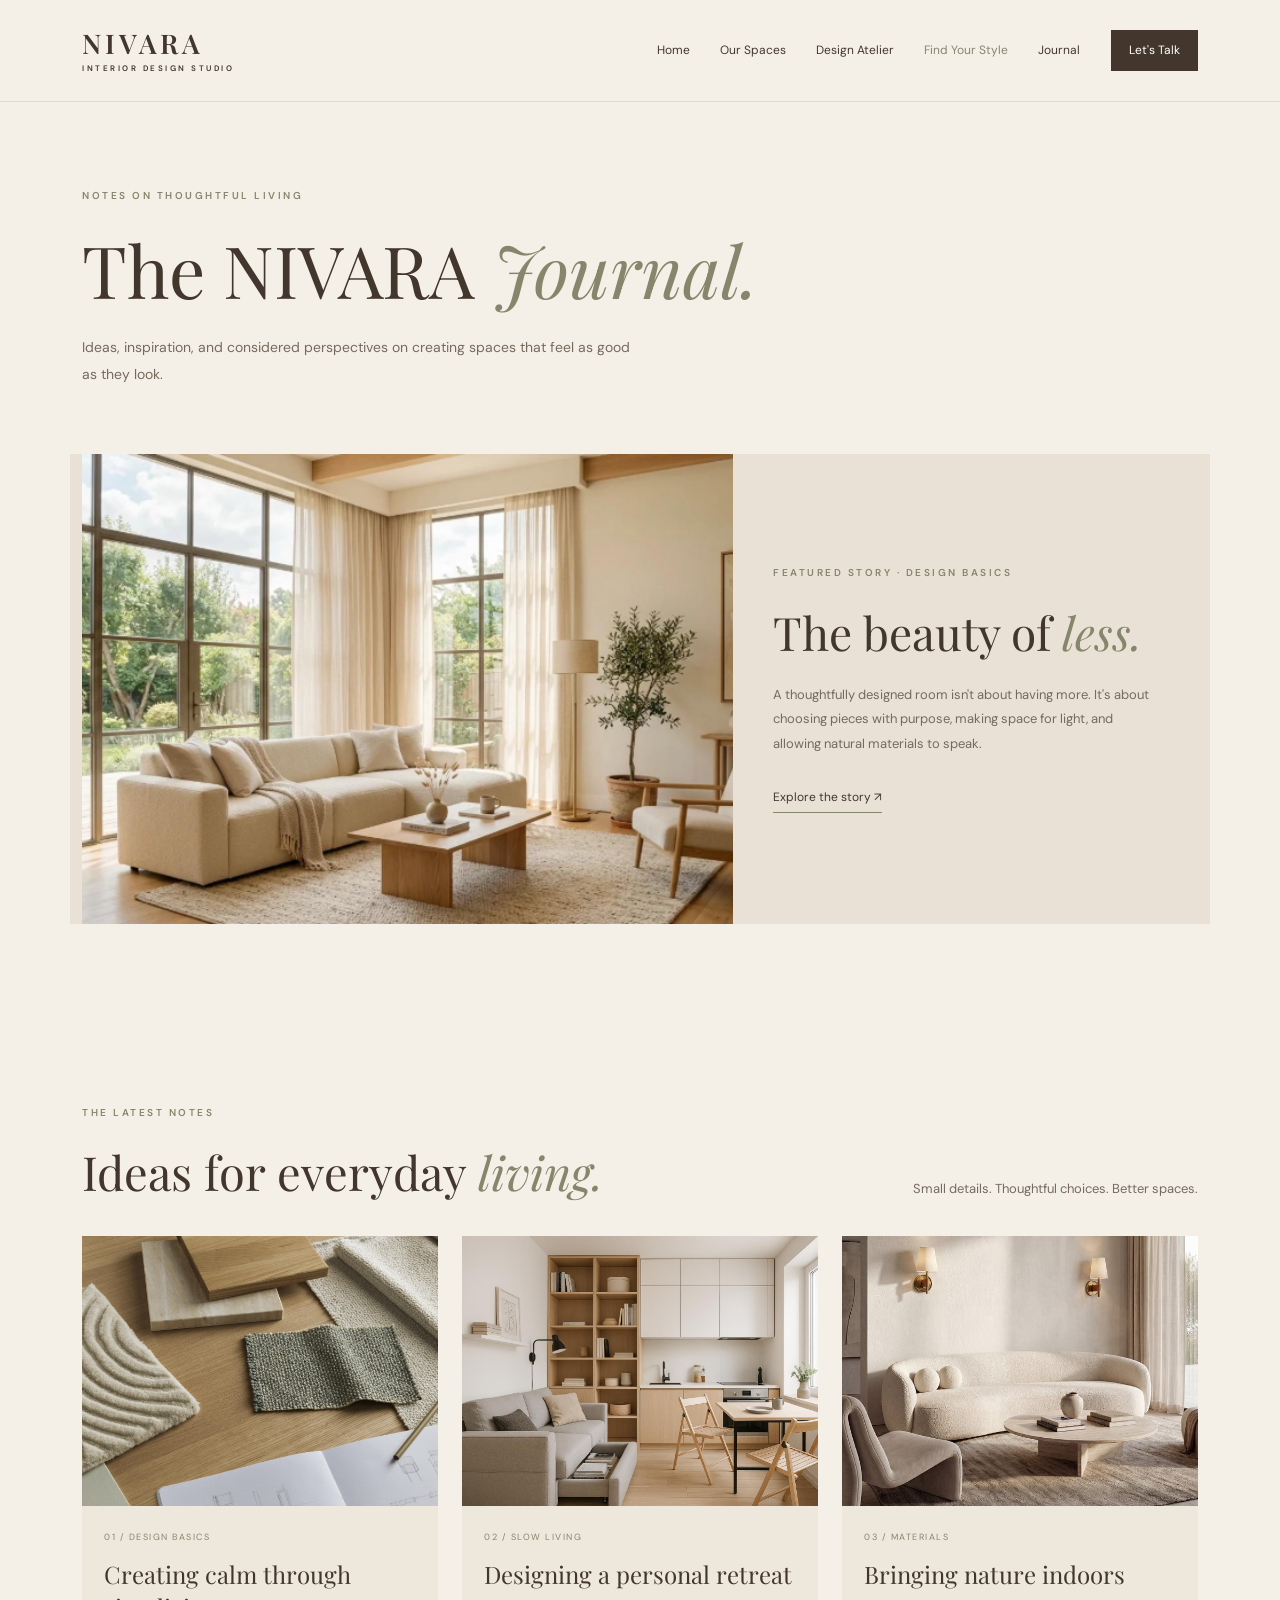
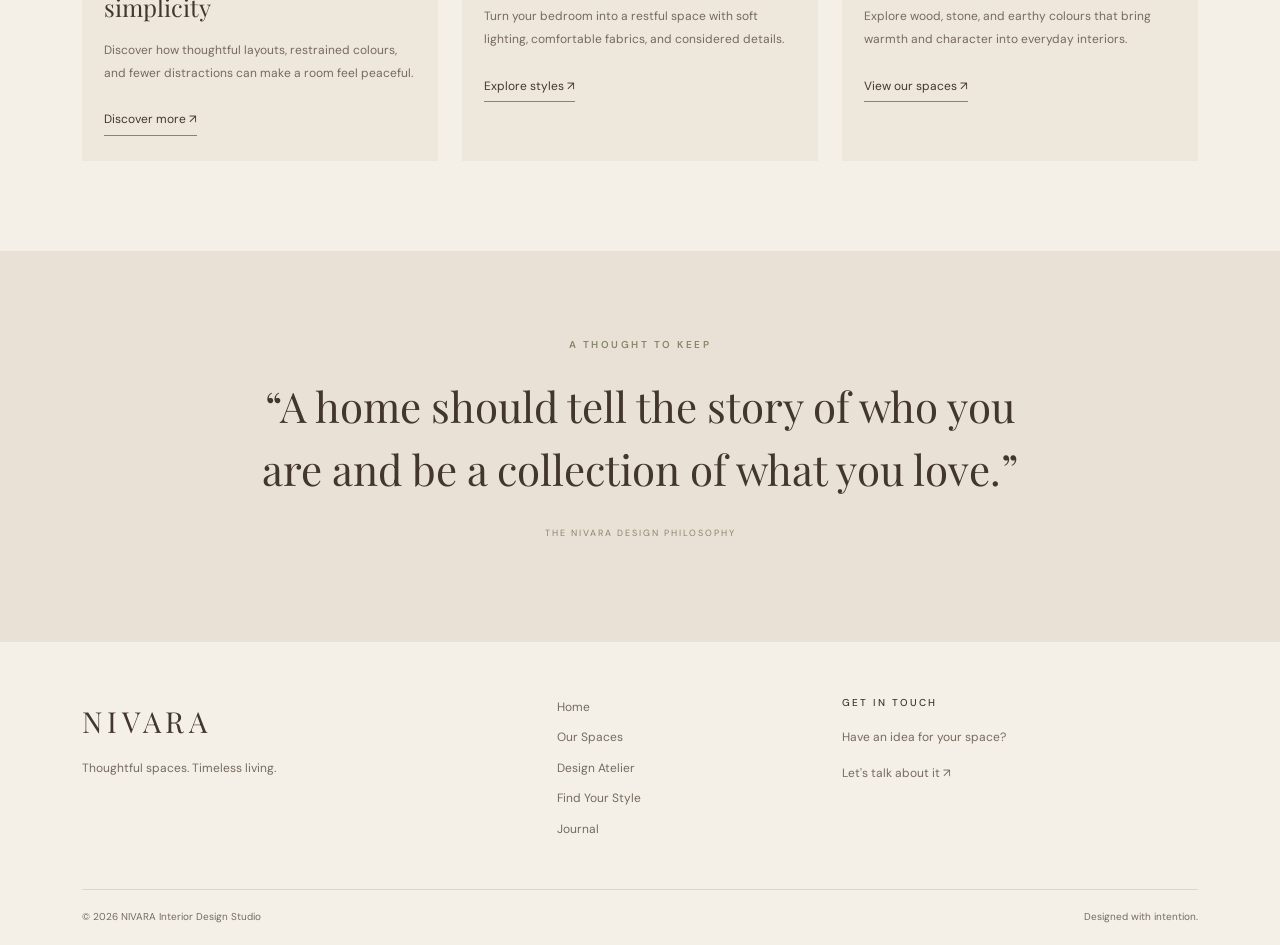
<file: journal.html>
<!DOCTYPE html>
<html lang="en">
<head>
    <meta charset="UTF-8">
    <meta name="viewport" content="width=device-width, initial-scale=1.0">
    <title>The NIVARA Journal | Interior Design & Living</title>

    <link href="https://fonts.googleapis.com/css2?family=DM+Sans:wght@400;500;600&family=Playfair+Display:ital,wght@0,400;0,500;1,400&display=swap" rel="stylesheet">
    <link href="https://cdn.jsdelivr.net/npm/bootstrap@5.3.3/dist/css/bootstrap.min.css" rel="stylesheet">
    <link rel="stylesheet" href="style.css">
</head>
<body>

    <!-- Navigation -->
    <nav class="navbar navbar-expand-lg nivara-navbar">
        <div class="container">
            <a class="navbar-brand" href="index.html">
                NIVARA
                <span>INTERIOR DESIGN STUDIO</span>
            </a>

            <button class="navbar-toggler" type="button" data-bs-toggle="collapse"
                data-bs-target="#mainNav" aria-controls="mainNav"
                aria-expanded="false" aria-label="Toggle navigation">
                <span class="navbar-toggler-icon"></span>
            </button>

              <div class="collapse navbar-collapse" id="mainNav">
                <ul class="navbar-nav ms-auto align-items-lg-center">
                    <li class="nav-item"><a class="nav-link" href="index.html">Home</a></li>
                    <li class="nav-item"><a class="nav-link" href="spaces.html">Our Spaces</a></li>
                    <li class="nav-item"><a class="nav-link" href="atelier.html">Design Atelier</a></li>
                    <li class="nav-item"><a class="nav-link active" href="aesthetic.html">Find Your Style</a></li>
                    <li class="nav-item"><a class="nav-link" href="journal.html">Journal</a></li>
                    <li class="nav-item ms-lg-3"><a class="nav-cta" href="index.html#consultation">Let's Talk</a></li>
                </ul>
            </div>
        </div>
    </nav>

    <!-- Journal Header -->
    <section class="journal-hero container">
        <p class="eyebrow">NOTES ON THOUGHTFUL LIVING</p>
        <h1>The NIVARA <em>Journal.</em></h1>
        <p>
            Ideas, inspiration, and considered perspectives on creating
            spaces that feel as good as they look.
        </p>
    </section>

    <!-- Featured Article -->
    <section class="container journal-feature">
        <div class="row align-items-center g-0">
            <div class="col-lg-7">
                <img src="images/journal-feature.png"
                     alt="Natural materials and neutral colours for interior design"
                     class="journal-feature-image">
            </div>

            <div class="col-lg-5">
                <div class="journal-feature-content">
                    <p class="eyebrow">FEATURED STORY · DESIGN BASICS</p>
                    <h2>The beauty of <em>less.</em></h2>
                    <p>
                        A thoughtfully designed room isn't about having more.
                        It's about choosing pieces with purpose, making space
                        for light, and allowing natural materials to speak.
                    </p>
                    <a href="#article-one" class="underlined-link">Explore the story ↗</a>
                </div>
            </div>
        </div>
    </section>

    <!-- Articles -->
    <section class="journal-articles section-padding">
        <div class="container">
            <div class="section-top">
                <div>
                    <p class="eyebrow">THE LATEST NOTES</p>
                    <h2 class="section-heading">Ideas for everyday <em>living.</em></h2>
                </div>
                <p class="body-copy mb-0">Small details. Thoughtful choices. Better spaces.</p>
            </div>

            <div class="row g-4">

                <div class="col-md-6 col-lg-4" id="article-one">
                    <article class="journal-card">
                        <div class="journal-card-image">
                            <img src="images/journal-materal.png" alt="Calm living room with natural textures">
                        </div>
                        <div class="journal-card-content">
                            <p class="journal-category">01 / DESIGN BASICS</p>
                            <h3>Creating calm through simplicity</h3>
                            <p>
                                Discover how thoughtful layouts, restrained colours,
                                and fewer distractions can make a room feel peaceful.
                            </p>
                            <a href="atelier.html" class="underlined-link">Discover more ↗</a>
                        </div>
                    </article>
                </div>

                <div class="col-md-6 col-lg-4">
                    <article class="journal-card">
                        <div class="journal-card-image">
                            <img src="images/small-spaces.png" alt="Comfortable bedroom in warm neutral shades">
                        </div>
                        <div class="journal-card-content">
                            <p class="journal-category">02 / SLOW LIVING</p>
                            <h3>Designing a personal retreat</h3>
                            <p>
                                Turn your bedroom into a restful space with soft
                                lighting, comfortable fabrics, and considered details.
                            </p>
                            <a href="aesthetic.html" class="underlined-link">Explore styles ↗</a>
                        </div>
                    </article>
                </div>

                <div class="col-md-6 col-lg-4">
                    <article class="journal-card">
                        <div class="journal-card-image">
                            <img src="images/lighting.png" alt="Olive green kitchen with natural finishes">
                        </div>
                        <div class="journal-card-content">
                            <p class="journal-category">03 / MATERIALS</p>
                            <h3>Bringing nature indoors</h3>
                            <p>
                                Explore wood, stone, and earthy colours that bring
                                warmth and character into everyday interiors.
                            </p>
                            <a href="spaces.html" class="underlined-link">View our spaces ↗</a>
                        </div>
                    </article>
                </div>

            </div>
        </div>
    </section>

    <!-- Newsletter-style section -->
    <section class="journal-quote">
        <div class="container text-center">
            <p class="eyebrow">A THOUGHT TO KEEP</p>
            <blockquote>
                “A home should tell the story of who you are
                and be a collection of what you love.”
            </blockquote>
            <p class="journal-quote-note">THE NIVARA DESIGN PHILOSOPHY</p>
        </div>
    </section>

    <!-- Footer -->
    <footer class="nivara-footer">
        <div class="container">
            <div class="row g-4">
                <div class="col-lg-5">
                    <div class="footer-brand">NIVARA</div>
                    <p class="footer-description">Thoughtful spaces. Timeless living.</p>
                </div>

                <div class="col-lg-3">
                    <a href="index.html">Home</a>
                    <a href="spaces.html">Our Spaces</a>
                    <a href="atelier.html">Design Atelier</a>
                    <a href="aesthetic.html">Find Your Style</a>
                    <a href="journal.html">Journal</a>
                </div>

                <div class="col-lg-4">
                    <h4>GET IN TOUCH</h4>
                    <p>Have an idea for your space?</p>
                    <a href="index.html#consultation">Let's talk about it ↗</a>
                </div>
            </div>

            <div class="footer-bottom">
                <p>© 2026 NIVARA Interior Design Studio</p>
                <p>Designed with intention.</p>
            </div>
        </div>
    </footer>
<script src="https://cdn.jsdelivr.net/npm/bootstrap@5.3.3/dist/js/bootstrap.bundle.min.js"></script>

</body>
</html>
</file>
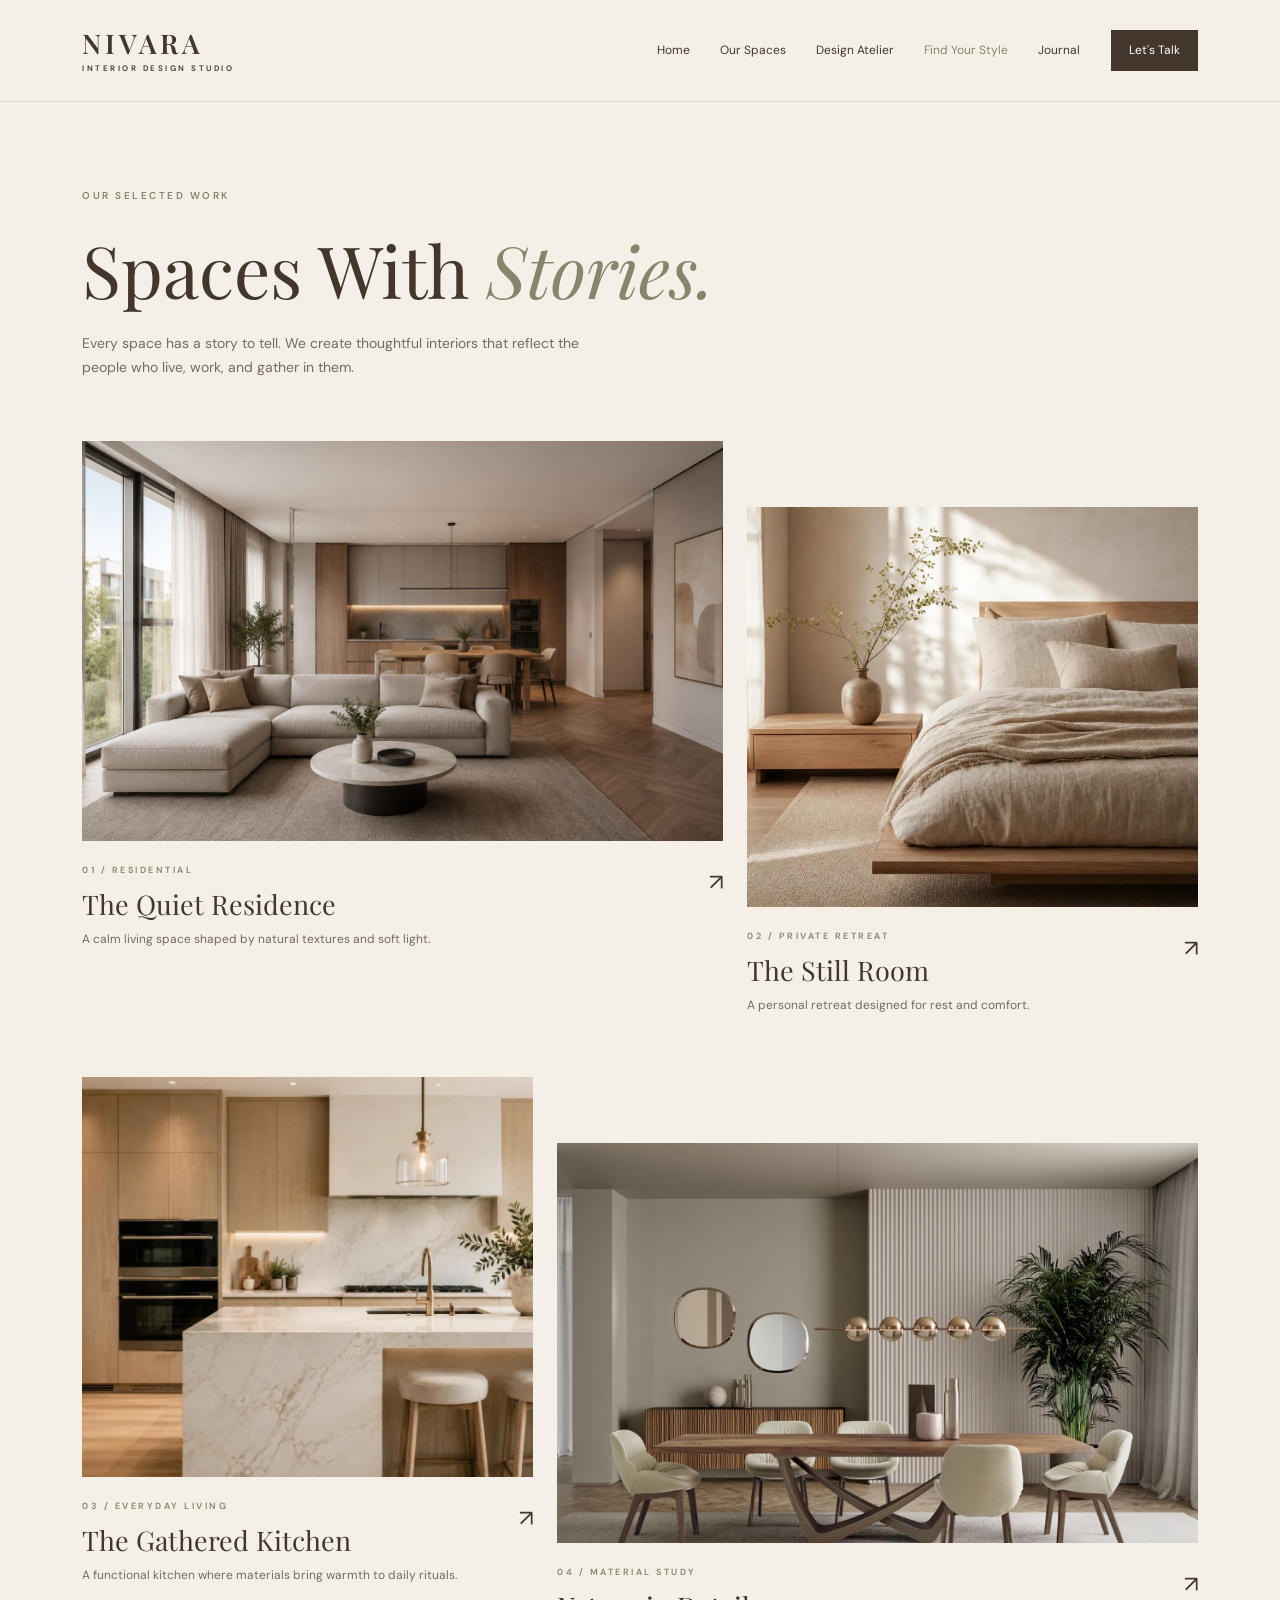
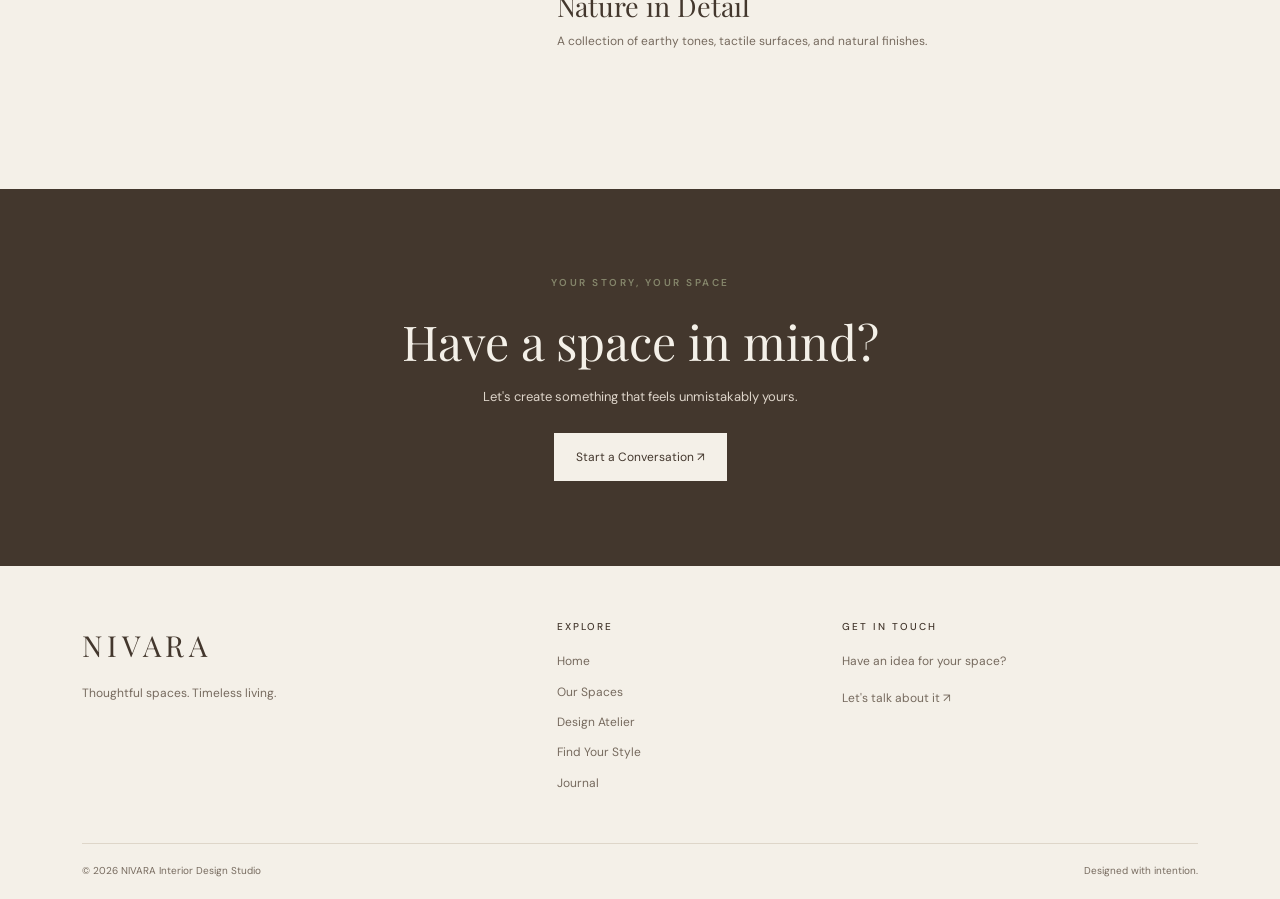
<file: spaces.html>
<!DOCTYPE html>
<html lang="en">
<head>
    <meta charset="UTF-8">
    <meta name="viewport" content="width=device-width, initial-scale=1.0">
    <title>Spaces With Stories | NIVARA</title>

    <!-- Google Fonts -->
    <link href="https://fonts.googleapis.com/css2?family=DM+Sans:wght@400;500;600&family=Playfair+Display:ital,wght@0,400;0,500;1,400&display=swap" rel="stylesheet">

    <!-- Bootstrap CSS -->
    <link href="https://cdn.jsdelivr.net/npm/bootstrap@5.3.3/dist/css/bootstrap.min.css" rel="stylesheet">

    <!-- Custom CSS -->
    <link rel="stylesheet" href="style.css">
</head>
<body>

    <!-- Navigation -->
    <nav class="navbar navbar-expand-lg nivara-navbar">
        <div class="container">
            <a class="navbar-brand" href="index.html">
                NIVARA
                <span>INTERIOR DESIGN STUDIO</span>
            </a>

            <button class="navbar-toggler" type="button" data-bs-toggle="collapse" data-bs-target="#mainNav">
                <span class="navbar-toggler-icon"></span>
            </button>

             <div class="collapse navbar-collapse" id="mainNav">
                <ul class="navbar-nav ms-auto align-items-lg-center">
                    <li class="nav-item"><a class="nav-link" href="index.html">Home</a></li>
                    <li class="nav-item"><a class="nav-link" href="spaces.html">Our Spaces</a></li>
                    <li class="nav-item"><a class="nav-link" href="atelier.html">Design Atelier</a></li>
                    <li class="nav-item"><a class="nav-link active" href="aesthetic.html">Find Your Style</a></li>
                    <li class="nav-item"><a class="nav-link" href="journal.html">Journal</a></li>
                    <li class="nav-item ms-lg-3"><a class="nav-cta" href="index.html#consultation">Let's Talk</a></li>
                </ul>
            </div>
        </div>
    </nav>

    <!-- Page Heading -->
    <section class="spaces-hero container">
        <p class="eyebrow">OUR SELECTED WORK</p>
        <h1>Spaces With <em>Stories.</em></h1>
        <p>
            Every space has a story to tell. We create thoughtful interiors
            that reflect the people who live, work, and gather in them.
        </p>
    </section>

    <!-- Portfolio -->
    <section class="container spaces-portfolio">
        <div class="row g-4">

            <div class="col-md-7">
                <article class="portfolio-card">
                    <img src="images/living-room2.png" alt="Warm contemporary living room">
                    <div class="portfolio-info">
                        <div>
                            <p class="eyebrow">01 / RESIDENTIAL</p>
                            <h2>The Quiet Residence</h2>
                            <p>A calm living space shaped by natural textures and soft light.</p>
                        </div>
                        <span class="portfolio-arrow">↗</span>
                    </div>
                </article>
            </div>

            <div class="col-md-5 portfolio-offset">
                <article class="portfolio-card">
                    <img src="images/bedroom2.png" alt="Peaceful neutral bedroom">
                    <div class="portfolio-info">
                        <div>
                            <p class="eyebrow">02 / PRIVATE RETREAT</p>
                            <h2>The Still Room</h2>
                            <p>A personal retreat designed for rest and comfort.</p>
                        </div>
                        <span class="portfolio-arrow">↗</span>
                    </div>
                </article>
            </div>

            <div class="col-md-5">
                <article class="portfolio-card">
                    <img src="images/kitchen2.png" alt="Modern olive green kitchen">
                    <div class="portfolio-info">
                        <div>
                            <p class="eyebrow">03 / EVERYDAY LIVING</p>
                            <h2>The Gathered Kitchen</h2>
                            <p>A functional kitchen where materials bring warmth to daily rituals.</p>
                        </div>
                        <span class="portfolio-arrow">↗</span>
                    </div>
                </article>
            </div>

            <div class="col-md-7 portfolio-offset">
                <article class="portfolio-card">
                    <img src="images/dinning-room.png" alt="Interior design materials and textures">
                    <div class="portfolio-info">
                        <div>
                            <p class="eyebrow">04 / MATERIAL STUDY</p>
                            <h2>Nature in Detail</h2>
                            <p>A collection of earthy tones, tactile surfaces, and natural finishes.</p>
                        </div>
                        <span class="portfolio-arrow">↗</span>
                    </div>
                </article>
            </div>

        </div>
    </section>

    <!-- Closing Section -->
    <section class="portfolio-cta">
        <div class="container text-center">
            <p class="eyebrow">YOUR STORY, YOUR SPACE</p>
            <h2>Have a space in mind?</h2>
            <p>Let's create something that feels unmistakably yours.</p>
            <a href="index.html#consultation" class="btn-light-custom">Start a Conversation ↗</a>
        </div>
    </section>

    <!-- Footer -->
    <footer class="nivara-footer">
        <div class="container">
            <div class="row g-4">
                <div class="col-lg-5">
                    <div class="footer-brand">NIVARA</div>
                    <p class="footer-description">Thoughtful spaces. Timeless living.</p>
                </div>

                <div class="col-lg-3">
                    <h4>EXPLORE</h4>
                    <a href="index.html">Home</a>
                    <a href="spaces.html">Our Spaces</a>
                    <a href="atelier.html">Design Atelier</a>
                    <a href="aesthetic.html">Find Your Style</a>
                    <a href="journal.html">Journal</a>
                </div>

                <div class="col-lg-4">
                    <h4>GET IN TOUCH</h4>
                    <p>Have an idea for your space?</p>
                    <a href="index.html#consultation">Let's talk about it ↗</a>
                </div>
            </div>

            <div class="footer-bottom">
                <p>© 2026 NIVARA Interior Design Studio</p>
                <p>Designed with intention.</p>
            </div>
        </div>
    </footer>
<script src="https://cdn.jsdelivr.net/npm/bootstrap@5.3.3/dist/js/bootstrap.bundle.min.js"></script>
</body>
</html>
</file>
<file: style.css>
/* =================================
   1. GLOBAL STYLES
================================= */

* {
    margin: 0;
    padding: 0;
    box-sizing: border-box;
}

:root {
    --ivory: #f4f0e8;
    --cream: #e9e1d5;
    --olive: #85866b;
    --brown: #43372d;
    --muted: #766a5e;
    --white: #ffffff;
}

body {
    font-family: "DM Sans", sans-serif;
    background-color: var(--ivory);
    color: var(--brown);
    line-height: 1.7;
}

a {
    text-decoration: none;
    color: inherit;
}

img {
    max-width: 100%;
}


/* =================================
   2. NAVIGATION BAR
================================= */

.nivara-navbar {
    background-color: var(--ivory);
    padding: 22px 0;
    border-bottom: 1px solid #e4dbce;
}

.navbar-brand {
    font-family: "Playfair Display", serif;
    font-size: 27px;
    font-weight: 600;
    letter-spacing: 4px;
    color: var(--brown);
    display: flex;
    flex-direction: column;
    line-height: 1.2;
}

.navbar-brand span {
    font-family: "DM Sans", sans-serif;
    font-size: 8px;
    letter-spacing: 2.5px;
    margin-top: 5px;
}

.navbar-brand:hover {
    color: var(--olive);
}

.nivara-navbar .nav-link {
    color: var(--brown);
    font-size: 12px;
    margin: 0 7px;
    transition: color 0.3s ease;
}

.nivara-navbar .nav-link:hover,
.nivara-navbar .nav-link.active {
    color: var(--olive);
}

.nav-cta {
    display: inline-block;
    background-color: var(--brown);
    color: var(--white);
    padding: 10px 18px;
    font-size: 12px;
    transition: background-color 0.3s ease;
}

.nav-cta:hover {
    background-color: var(--olive);
    color: var(--white);
}

.navbar-toggler {
    border: 1px solid var(--brown);
}


/* =================================
   3. HERO SECTION
================================= */

.hero-section {
    padding: 65px 0 55px;
    overflow: hidden;
}

.hero-content {
    padding-right: 35px;
}

.eyebrow {
    font-size: 10px;
    font-weight: 600;
    letter-spacing: 2.5px;
    color: var(--olive);
    margin-bottom: 22px;
}

.hero-section h1 {
    font-family: "Playfair Display", serif;
    font-size: clamp(42px, 5vw, 68px);
    line-height: 1.12;
    font-weight: 400;
    margin-bottom: 25px;
}

.hero-section h1 em,
.section-heading em,
.consultation-section h2 em {
    color: var(--olive);
    font-weight: 400;
}

.hero-description {
    max-width: 400px;
    color: var(--muted);
    font-size: 14px;
    margin-bottom: 30px;
}

.hero-buttons {
    display: flex;
    flex-wrap: wrap;
    align-items: center;
    gap: 22px;
}

.btn-primary-custom {
    display: inline-flex;
    align-items: center;
    gap: 20px;
    background-color: var(--brown);
    color: var(--white);
    padding: 14px 19px;
    font-size: 12px;
    transition: background-color 0.3s ease;
}

.btn-primary-custom:hover {
    background-color: var(--olive);
    color: var(--white);
}

.btn-primary-custom span {
    font-size: 18px;
}

.text-link {
    font-size: 11px;
    border-bottom: 1px solid var(--olive);
    padding-bottom: 4px;
}

.text-link:hover {
    color: var(--olive);
}

.hero-note {
    display: flex;
    align-items: center;
    gap: 12px;
    margin-top: 60px;
    font-size: 9px;
    letter-spacing: 1.5px;
    color: var(--muted);
}

.hero-line {
    width: 35px;
    height: 1px;
    background-color: var(--olive);
}

.hero-image-wrapper {
    position: relative;
    margin-left: 10px;
}

.hero-image {
    width: 100%;
    height: 510px;
    object-fit: cover;
    display: block;
}

.image-caption {
    display: flex;
    justify-content: space-between;
    gap: 10px;
    padding-top: 12px;
    font-size: 9px;
    letter-spacing: 1px;
    color: var(--muted);
}


/* =================================
   4. INTRODUCTION SECTION
================================= */

.section-padding {
    padding: 90px 0;
}

.intro-section {
    background-color: var(--cream);
}

.section-heading {
    font-family: "Playfair Display", serif;
    font-size: clamp(32px, 4vw, 47px);
    line-height: 1.25;
    font-weight: 400;
    margin-bottom: 20px;
}

.intro-text {
    font-family: "Playfair Display", serif;
    font-size: 23px;
    line-height: 1.6;
    margin-bottom: 18px;
}

.body-copy {
    font-size: 13px;
    line-height: 1.9;
    color: var(--muted);
    margin-bottom: 22px;
}

.underlined-link {
    display: inline-block;
    font-size: 12px;
    padding-bottom: 5px;
    border-bottom: 1px solid var(--olive);
    transition: color 0.3s ease;
}

.underlined-link:hover {
    color: var(--olive);
}


/* =================================
   5. FEATURED SPACES
================================= */

.featured-section {
    background-color: var(--ivory);
}

.section-top {
    display: flex;
    justify-content: space-between;
    align-items: end;
    gap: 20px;
    margin-bottom: 35px;
}

.section-top .section-heading {
    margin-bottom: 0;
}

.space-card {
    display: block;
    height: 100%;
}

.space-image {
    position: relative;
    overflow: hidden;
    background-color: var(--cream);
}

.space-image img {
    display: block;
    width: 100%;
    height: 350px;
    object-fit: cover;
    transition: transform 0.6s ease;
}

.space-card:hover .space-image img {
    transform: scale(1.05);
}

.image-number {
    position: absolute;
    top: 15px;
    left: 15px;
    background-color: var(--ivory);
    color: var(--brown);
    padding: 6px 10px;
    font-size: 10px;
}

.space-card-info {
    display: flex;
    justify-content: space-between;
    align-items: center;
    padding: 18px 0;
}

.space-card-info h3 {
    font-family: "Playfair Display", serif;
    font-size: 23px;
    margin-bottom: 5px;
}

.space-card-info p {
    font-size: 11px;
    color: var(--muted);
    margin-bottom: 0;
}

.card-arrow {
    font-size: 22px;
    transition: transform 0.3s ease;
}

.space-card:hover .card-arrow {
    transform: translate(4px, -4px);
}


/* =================================
   6. DESIGN PHILOSOPHY
================================= */

.philosophy-section {
    background-color: var(--cream);
}

.philosophy-image {
    width: 100%;
    height: 570px;
    object-fit: cover;
}

.philosophy-points {
    margin: 25px 0;
}

.philosophy-point {
    display: flex;
    align-items: center;
    gap: 20px;
    padding: 12px 0;
    border-bottom: 1px solid #d8cec0;
}

.philosophy-point span {
    font-size: 10px;
    color: var(--olive);
}

.philosophy-point p {
    margin: 0;
    font-size: 12px;
}


/* =================================
   7. CONSULTATION SECTION
================================= */

.consultation-section {
    background-color: var(--brown);
    color: var(--ivory);
    text-align: center;
    padding: 90px 20px;
}

.consultation-section .eyebrow {
    color: #c6c4a9;
}

.consultation-section h2 {
    font-family: "Playfair Display", serif;
    font-size: clamp(30px, 4vw, 48px);
    line-height: 1.4;
    font-weight: 400;
    margin-bottom: 20px;
}

.consultation-section h2 em {
    color: #c6c4a9;
}

.consultation-section > .container > p:not(.eyebrow) {
    max-width: 500px;
    margin: 0 auto 28px;
    color: #ded5ca;
    font-size: 13px;
}

.btn-light-custom {
    display: inline-block;
    background-color: var(--ivory);
    color: var(--brown);
    padding: 14px 22px;
    font-size: 12px;
    transition: background-color 0.3s ease;
}

.btn-light-custom:hover {
    background-color: #c6c4a9;
    color: var(--brown);
}


/* =================================
   8. FOOTER
================================= */

.nivara-footer {
    background-color: var(--ivory);
    padding: 55px 0 20px;
}

.footer-brand {
    font-family: "Playfair Display", serif;
    font-size: 29px;
    letter-spacing: 5px;
}

.footer-description {
    color: var(--muted);
    font-size: 12px;
    margin-top: 12px;
}

.nivara-footer h4 {
    font-size: 10px;
    letter-spacing: 2px;
    margin-bottom: 18px;
}

.nivara-footer .col-lg-3 a,
.nivara-footer .col-lg-4 a {
    display: block;
    font-size: 12px;
    color: var(--muted);
    margin-bottom: 10px;
}

.nivara-footer a:hover {
    color: var(--olive);
}

.nivara-footer .col-lg-4 p {
    font-size: 12px;
    color: var(--muted);
}

.footer-bottom {
    display: flex;
    justify-content: space-between;
    gap: 15px;
    border-top: 1px solid #ded6c9;
    margin-top: 40px;
    padding-top: 18px;
}

.footer-bottom p {
    font-size: 10px;
    color: var(--muted);
    margin-bottom: 0;
}


/* =================================
   9. RESPONSIVE DESIGN
================================= */

@media (max-width: 991px) {

    .hero-content {
        padding-right: 12px;
        margin-bottom: 40px;
    }

    .hero-image-wrapper {
        margin-left: 0;
    }

    .hero-image {
        height: 430px;
    }

    .hero-note {
        margin-top: 35px;
    }

    .philosophy-image {
        height: 450px;
    }

    .section-padding {
        padding: 65px 0;
    }

    .nivara-navbar .navbar-nav {
        align-items: stretch !important;
        padding-top: 15px;
    }

    .nivara-navbar .nav-link {
        margin: 5px 0;
    }

    .nav-cta {
        margin-top: 10px;
    }
}

@media (max-width: 575px) {

    .nivara-navbar {
        padding: 16px 0;
    }

    .hero-section {
        padding-top: 40px;
    }

    .hero-section h1 {
        font-size: 43px;
    }

    .hero-image {
        height: 350px;
    }

    .section-top {
        align-items: start;
        flex-direction: column;
    }

    .space-image img {
        height: 300px;
    }

    .philosophy-image {
        height: 350px;
    }

    .intro-text {
        font-size: 20px;
    }

    .consultation-section {
        padding: 65px 15px;
    }

    .footer-bottom {
        flex-direction: column;
    }
}

/* =================================
   SPACES PAGE
================================= */

.spaces-hero {
    padding-top: 85px;
    padding-bottom: 45px;
}

.spaces-hero h1 {
    font-family: "Playfair Display", serif;
    font-size: clamp(42px, 6vw, 72px);
    font-weight: 400;
    margin-bottom: 20px;
}

.spaces-hero h1 em {
    color: var(--olive);
}

.spaces-hero > p:last-child {
    max-width: 540px;
    color: var(--muted);
    font-size: 14px;
}

.spaces-portfolio {
    padding-bottom: 100px;
}

.portfolio-card {
    height: 100%;
}

.portfolio-card > img {
    width: 100%;
    height: 400px;
    object-fit: cover;
    display: block;
}

.portfolio-offset {
    margin-top: 90px;
}

.portfolio-info {
    display: flex;
    justify-content: space-between;
    align-items: start;
    gap: 15px;
    padding: 22px 0;
}

.portfolio-info .eyebrow {
    margin-bottom: 10px;
    font-size: 9px;
}

.portfolio-info h2 {
    font-family: "Playfair Display", serif;
    font-size: 27px;
    font-weight: 400;
}

.portfolio-info p:not(.eyebrow) {
    max-width: 380px;
    color: var(--muted);
    font-size: 12px;
}

.portfolio-arrow {
    font-size: 23px;
    transition: transform 0.3s ease;
}

.portfolio-card:hover .portfolio-arrow {
    transform: translate(4px, -4px);
}

.portfolio-cta {
    background-color: var(--brown);
    color: var(--ivory);
    padding: 85px 0;
}

.portfolio-cta h2 {
    font-family: "Playfair Display", serif;
    font-size: clamp(32px, 4vw, 48px);
    font-weight: 400;
    margin-bottom: 15px;
}

.portfolio-cta > .container > p:not(.eyebrow) {
    color: #ded5ca;
    font-size: 13px;
    margin-bottom: 25px;
}

@media (max-width: 767px) {
    .spaces-hero {
        padding-top: 55px;
    }

    .portfolio-offset {
        margin-top: 0;
    }

    .portfolio-card > img {
        height: 320px;
    }

    .spaces-portfolio {
        padding-bottom: 60px;
    }
}

/* =================================
   ATELIER PAGE
================================= */

.atelier-hero {
    padding-top: 75px;
    padding-bottom: 80px;
}

.atelier-hero h1 {
    font-family: "Playfair Display", serif;
    font-size: clamp(42px, 5vw, 64px);
    line-height: 1.2;
    font-weight: 400;
    margin-bottom: 25px;
}

.atelier-hero h1 em,
.atelier-materials h2 em,
.atelier-process h2 em,
.atelier-cta h2 em {
    color: var(--olive);
    font-weight: 400;
}

.atelier-description {
    max-width: 450px;
    color: var(--muted);
    font-size: 14px;
    line-height: 1.9;
    margin-bottom: 30px;
}

.atelier-hero-image {
    width: 100%;
    height: 480px;
    object-fit: cover;
}

.atelier-materials {
    background-color: var(--cream);
}

.material-image {
    overflow: hidden;
    background-color: var(--ivory);
}

.material-image img {
    width: 100%;
    height: 340px;
    object-fit: cover;
    display: block;
    transition: transform 0.5s ease;
}

.material-card:hover .material-image img {
    transform: scale(1.04);
}

.material-number {
    color: var(--olive);
    font-size: 10px;
    letter-spacing: 1.8px;
    margin-top: 20px;
    margin-bottom: 8px;
}

.material-card h3,
.process-card h3 {
    font-family: "Playfair Display", serif;
    font-size: 27px;
    font-weight: 400;
    margin-bottom: 12px;
}

.material-card > p:last-child {
    color: var(--muted);
    font-size: 12px;
    max-width: 430px;
}

.atelier-process {
    background-color: var(--ivory);
}

.process-card {
    height: 100%;
    padding: 30px;
    border: 1px solid #ded6c9;
    transition: background-color 0.3s ease;
}

.process-card:hover {
    background-color: var(--cream);
}

.process-card > span {
    display: inline-block;
    font-size: 11px;
    color: var(--olive);
    margin-bottom: 35px;
}

.process-card p {
    color: var(--muted);
    font-size: 12px;
    line-height: 1.9;
    margin-bottom: 0;
}

.atelier-cta {
    background-color: var(--brown);
    color: var(--ivory);
    padding: 85px 20px;
}

.atelier-cta .eyebrow {
    color: #c6c4a9;
}

.atelier-cta h2 {
    max-width: 700px;
    margin: 0 auto 30px;
    font-family: "Playfair Display", serif;
    font-size: clamp(32px, 4vw, 48px);
    line-height: 1.4;
    font-weight: 400;
}

.atelier-cta h2 em {
    color: #c6c4a9;
}

@media (max-width: 767px) {
    .atelier-hero {
        padding-top: 45px;
        padding-bottom: 55px;
    }

    .atelier-hero-image {
        height: 340px;
    }

    .material-image img {
        height: 290px;
    }

    .process-card {
        padding: 24px;
    }

    .process-card > span {
        margin-bottom: 20px;
    }
}

/* =================================
   AESTHETIC PAGE
================================= */

.aesthetic-hero {
    padding-top: 85px;
    padding-bottom: 45px;
}

.aesthetic-hero h1 {
    font-family: "Playfair Display", serif;
    font-size: clamp(42px, 6vw, 72px);
    font-weight: 400;
    line-height: 1.2;
    margin-bottom: 22px;
}

.aesthetic-hero h1 em {
    color: var(--olive);
}

.aesthetic-hero > p:last-child {
    max-width: 560px;
    color: var(--muted);
    font-size: 14px;
    line-height: 1.9;
}

.aesthetic-gallery {
    padding-bottom: 100px;
}

.aesthetic-card {
    height: 100%;
    background-color: #eee7dc;
}

.aesthetic-image {
    position: relative;
    overflow: hidden;
}

.aesthetic-image img {
    width: 100%;
    height: 350px;
    object-fit: cover;
    display: block;
    transition: transform 0.6s ease;
}

.aesthetic-card:hover .aesthetic-image img {
    transform: scale(1.04);
}

.aesthetic-index {
    position: absolute;
    top: 16px;
    left: 16px;
    padding: 7px 11px;
    background-color: var(--ivory);
    font-size: 11px;
}

.aesthetic-info {
    padding: 27px;
}

.aesthetic-info .eyebrow {
    font-size: 9px;
    margin-bottom: 10px;
}

.aesthetic-info h2 {
    font-family: "Playfair Display", serif;
    font-size: 29px;
    font-weight: 400;
    margin-bottom: 14px;
}

.aesthetic-info > p:not(.eyebrow) {
    color: var(--muted);
    font-size: 12px;
    line-height: 1.9;
    min-height: 68px;
}

.aesthetic-tags {
    display: flex;
    flex-wrap: wrap;
    gap: 8px;
    margin-top: 20px;
}

.aesthetic-tags span {
    padding: 7px 10px;
    border: 1px solid #d3c7b8;
    font-size: 10px;
    color: var(--brown);
}

.aesthetic-cta {
    background-color: var(--brown);
    color: var(--ivory);
    padding: 85px 20px;
}

.aesthetic-cta .eyebrow {
    color: #c6c4a9;
}

.aesthetic-cta h2 {
    font-family: "Playfair Display", serif;
    font-size: clamp(32px, 4vw, 48px);
    font-weight: 400;
    line-height: 1.4;
    margin-bottom: 18px;
}

.aesthetic-cta h2 em {
    color: #c6c4a9;
}

.aesthetic-cta > .container > p:not(.eyebrow) {
    color: #ded5ca;
    font-size: 13px;
    margin-bottom: 28px;
}

@media (max-width: 767px) {
    .aesthetic-hero {
        padding-top: 55px;
    }

    .aesthetic-image img {
        height: 290px;
    }

    .aesthetic-info {
        padding: 22px;
    }

    .aesthetic-gallery {
        padding-bottom: 60px;
    }
}

/* =================================
   JOURNAL PAGE
================================= */

.journal-hero {
    padding-top: 85px;
    padding-bottom: 50px;
}

.journal-hero h1 {
    font-family: "Playfair Display", serif;
    font-size: clamp(42px, 6vw, 72px);
    font-weight: 400;
    line-height: 1.2;
    margin-bottom: 22px;
}

.journal-hero h1 em {
    color: var(--olive);
}

.journal-hero > p:last-child {
    max-width: 550px;
    color: var(--muted);
    font-size: 14px;
    line-height: 1.9;
}

.journal-feature {
    margin-bottom: 90px;
    background-color: var(--cream);
}

.journal-feature-image {
    width: 100%;
    height: 470px;
    object-fit: cover;
    display: block;
}

.journal-feature-content {
    padding: 40px;
}

.journal-feature-content h2 {
    font-family: "Playfair Display", serif;
    font-size: clamp(32px, 4vw, 46px);
    font-weight: 400;
    line-height: 1.3;
    margin-bottom: 20px;
}

.journal-feature-content h2 em {
    color: var(--olive);
}

.journal-feature-content > p:not(.eyebrow) {
    color: var(--muted);
    font-size: 13px;
    line-height: 1.9;
    margin-bottom: 25px;
}

.journal-articles {
    background-color: var(--ivory);
}

.journal-card {
    height: 100%;
    background-color: #eee7dc;
    padding-bottom: 25px;
}

.journal-card-image {
    overflow: hidden;
}

.journal-card-image img {
    width: 100%;
    height: 270px;
    object-fit: cover;
    display: block;
    transition: transform 0.5s ease;
}

.journal-card:hover .journal-card-image img {
    transform: scale(1.04);
}

.journal-card-content {
    padding: 24px 22px 0;
}

.journal-category {
    color: var(--olive);
    font-size: 9px;
    letter-spacing: 1.5px;
    margin-bottom: 12px;
}

.journal-card-content h3 {
    font-family: "Playfair Display", serif;
    font-size: 24px;
    font-weight: 400;
    line-height: 1.4;
    margin-bottom: 14px;
}

.journal-card-content > p:not(.journal-category) {
    color: var(--muted);
    font-size: 12px;
    line-height: 1.9;
    margin-bottom: 20px;
}

.journal-quote {
    background-color: var(--cream);
    padding: 85px 20px;
}

.journal-quote blockquote {
    max-width: 800px;
    margin: 20px auto;
    font-family: "Playfair Display", serif;
    font-size: clamp(25px, 4vw, 42px);
    line-height: 1.5;
    font-weight: 400;
}

.journal-quote-note {
    color: var(--olive);
    font-size: 9px;
    letter-spacing: 2px;
    margin-top: 25px;
}

@media (max-width: 767px) {
    .journal-hero {
        padding-top: 55px;
    }

    .journal-feature {
        margin-bottom: 60px;
    }

    .journal-feature-image {
        height: 320px;
    }

    .journal-feature-content {
        padding: 28px;
    }

    .journal-card-image img {
        height: 250px;
    }

    .journal-quote {
        padding: 60px 20px;
    }
}

/* CONTACT PAGE */

.contact-page {
    background-color: var(--ivory);
    padding: 80px 0 100px;
    min-height: 80vh;
}

.contact-heading {
    margin-bottom: 50px;
}

.contact-heading h1 {
    font-family: 'Playfair Display', serif;
    font-size: clamp(2.4rem, 5vw, 4rem);
    color: var(--brown);
    max-width: 800px;
    margin-bottom: 20px;
}

.contact-heading h1 em {
    color: var(--olive);
}

.contact-intro {
    color: var(--muted);
    max-width: 600px;
    line-height: 1.8;
    margin-bottom: 0;
}

/* Contact image */

.contact-image-wrapper {
    width: 100%;
    height: 600px;
    overflow: hidden;
}

.contact-image {
    width: 100%;
    height: 100%;
    object-fit: cover;
    display: block;
}

/* Contact form */

.contact-form {
    width: 100%;
    max-width: 650px;
    margin: 0 auto;
}

.contact-form .form-label {
    color: var(--brown);
    font-weight: 500;
    margin-bottom: 10px;
}

.contact-form .form-control,
.contact-form .form-select {
    padding: 14px;
    border: 1px solid var(--cream);
    border-radius: 0;
    background-color: var(--white);
    color: var(--brown);
    font-family: 'DM Sans', sans-serif;
}

.contact-form .form-control:focus,
.contact-form .form-select:focus {
    border-color: var(--olive);
    box-shadow: 0 0 0 0.15rem rgba(133, 134, 107, 0.2);
}

.contact-form textarea {
    resize: vertical;
}

/* Responsive layout */

@media (max-width: 991px) {
    .contact-page {
        padding: 60px 0;
    }

    .contact-heading {
        margin-bottom: 35px;
    }

    .contact-image-wrapper {
        height: 400px;
    }
}

@media (max-width: 576px) {
    .contact-page {
        padding: 40px 0 60px;
    }

    .contact-image-wrapper {
        height: 320px;
    }

    .contact-heading h1 {
        font-size: 2.4rem;
    }
}
</file>
